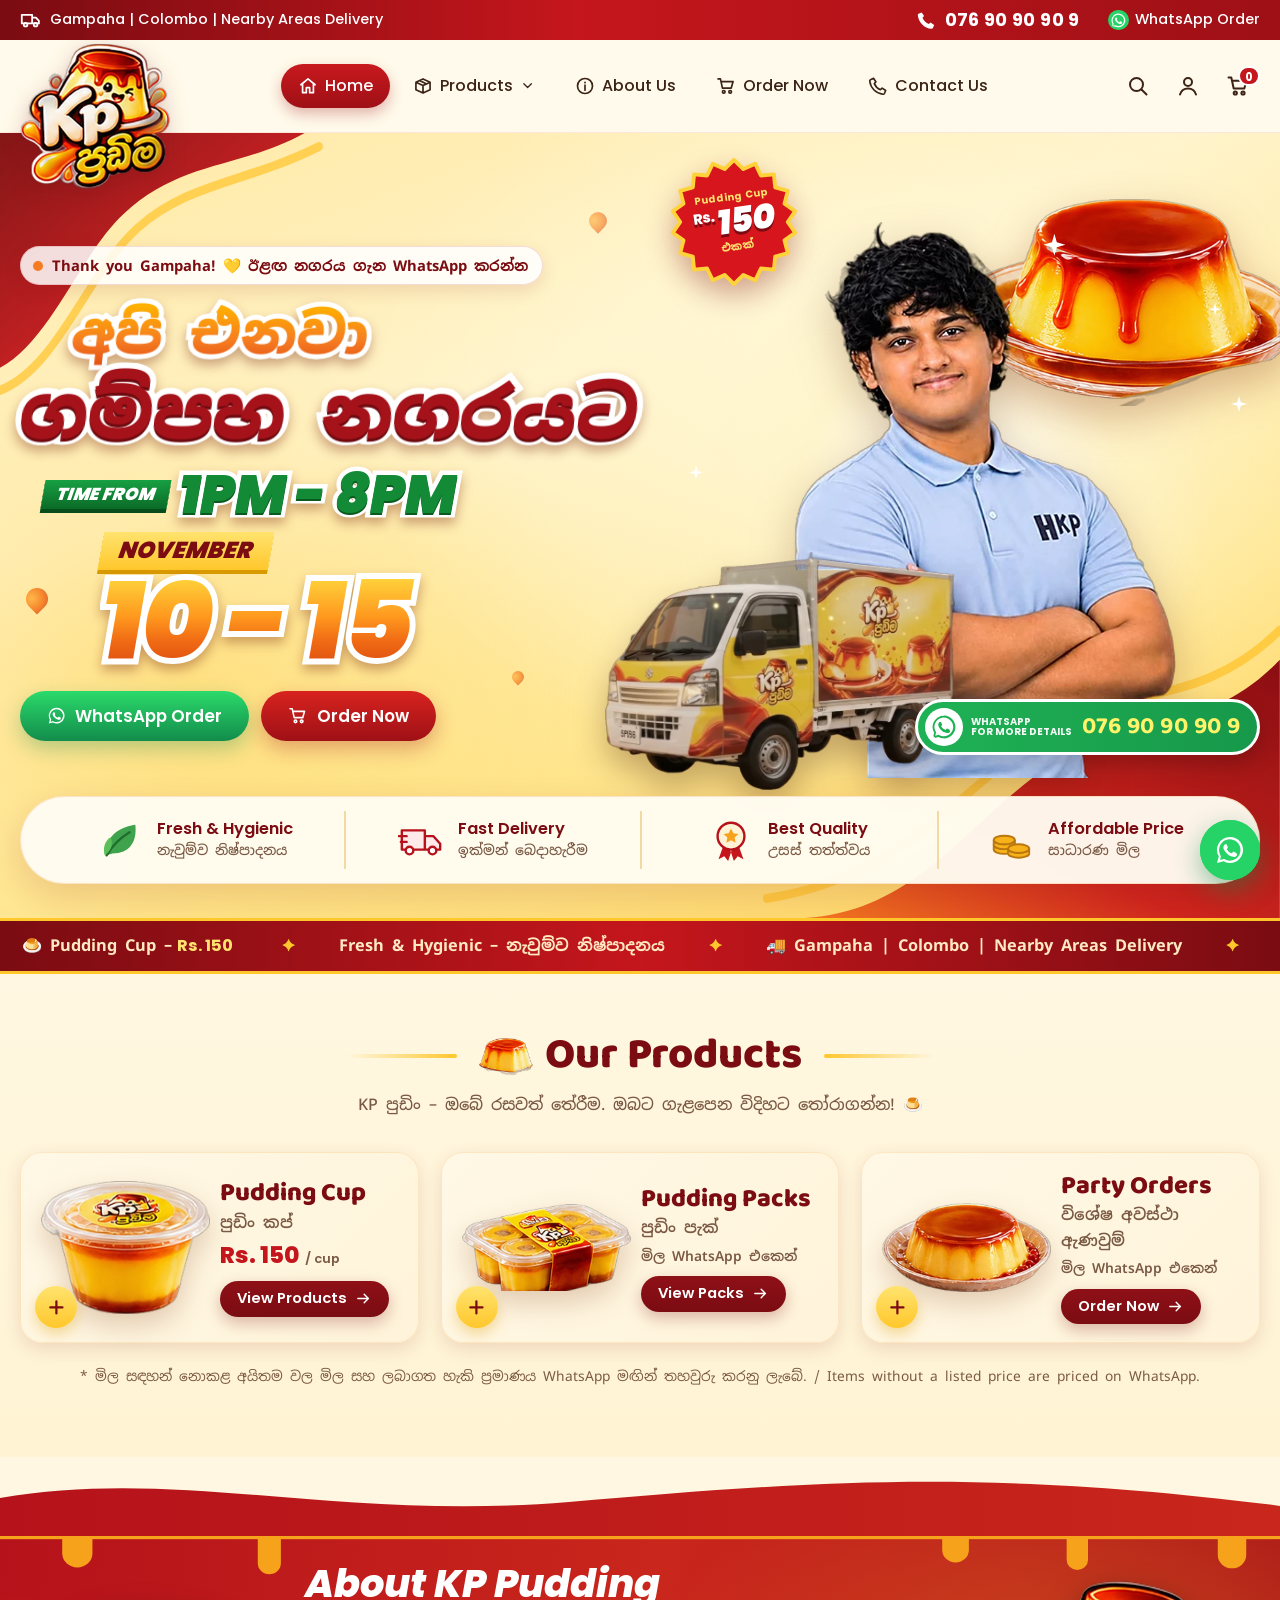
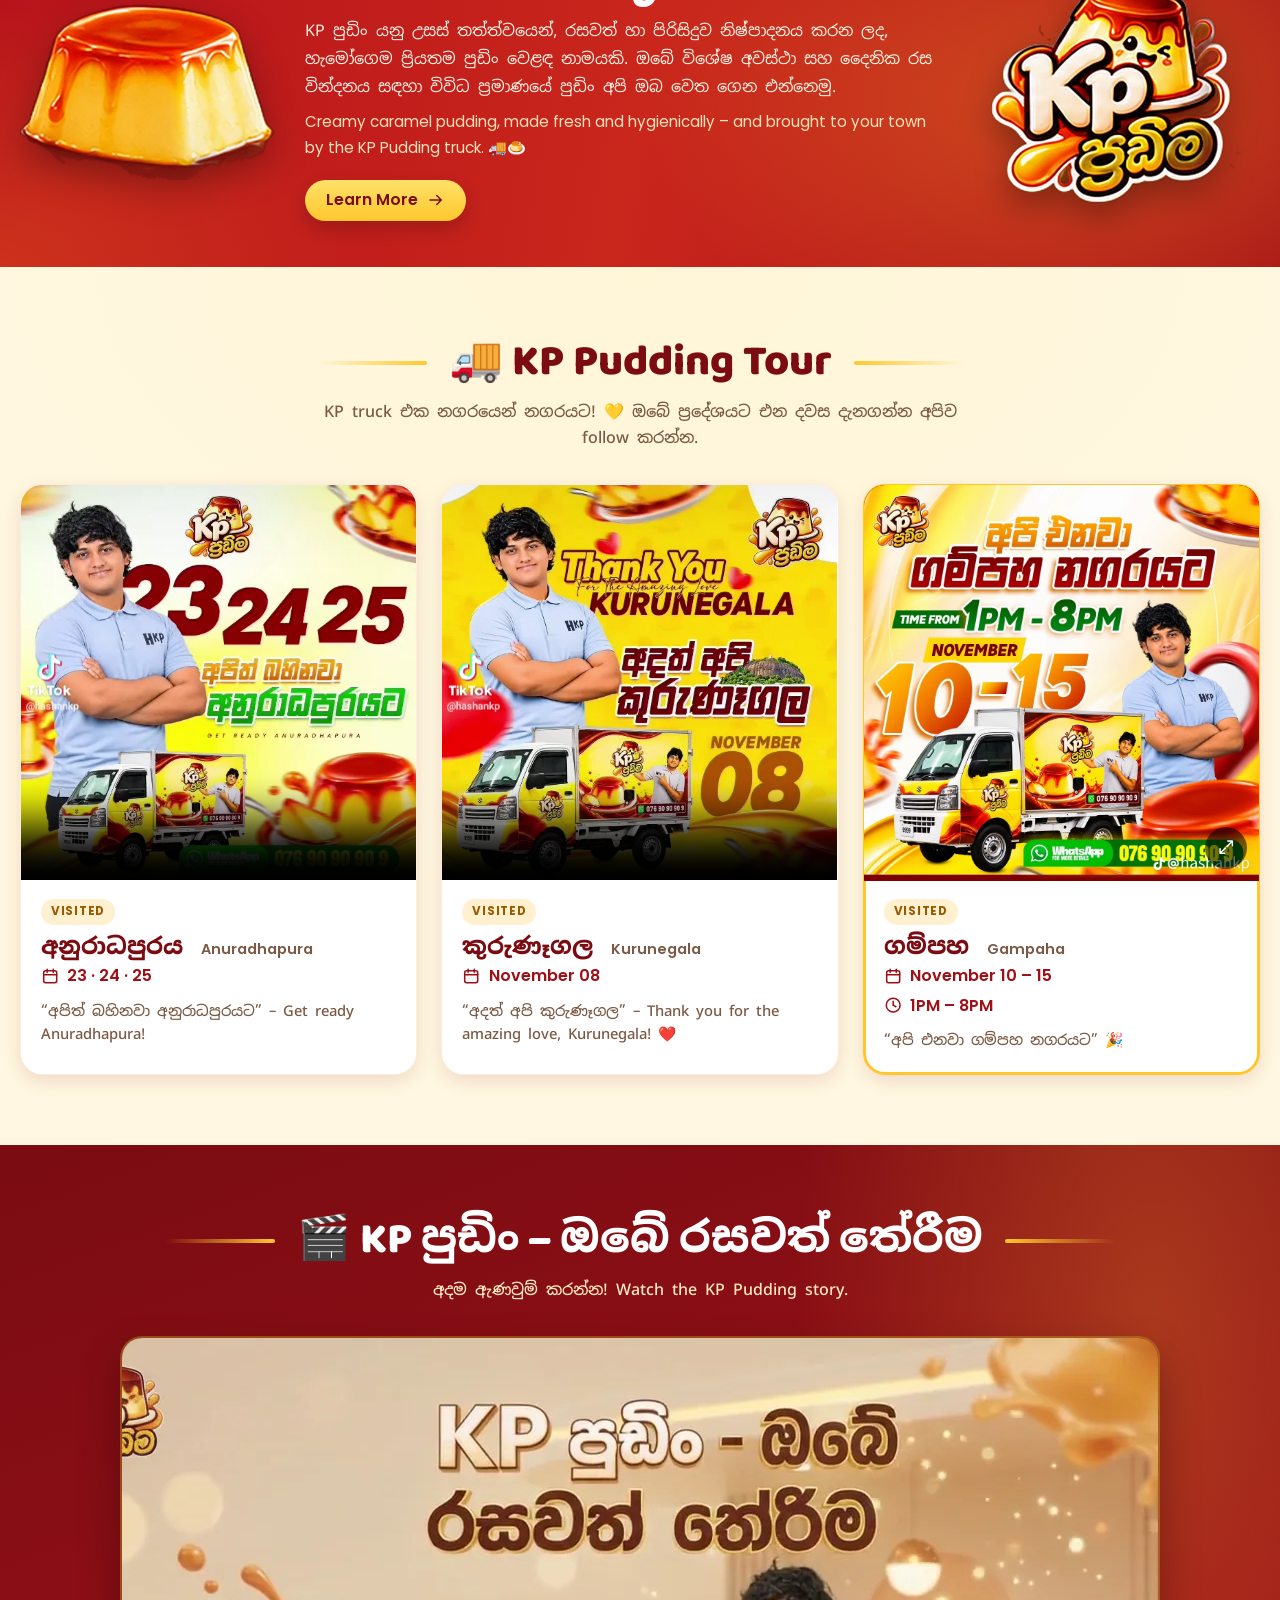
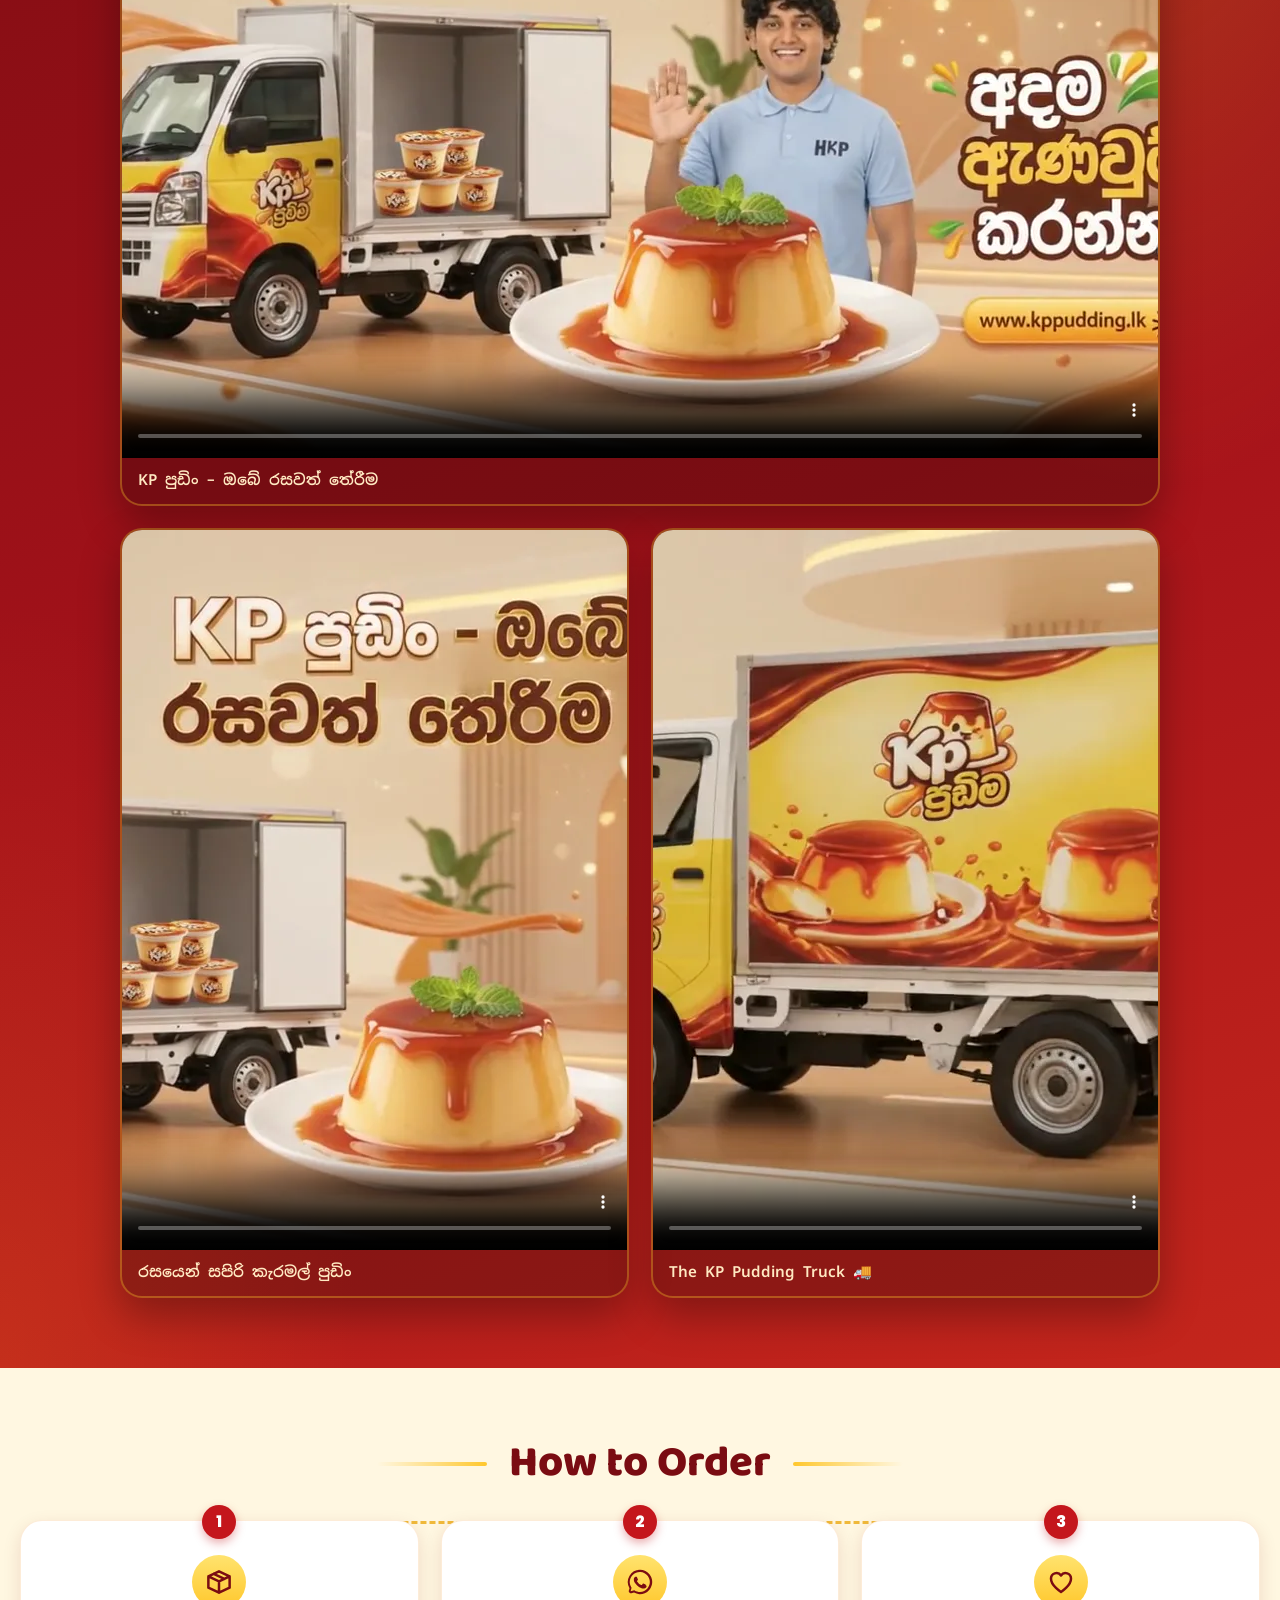
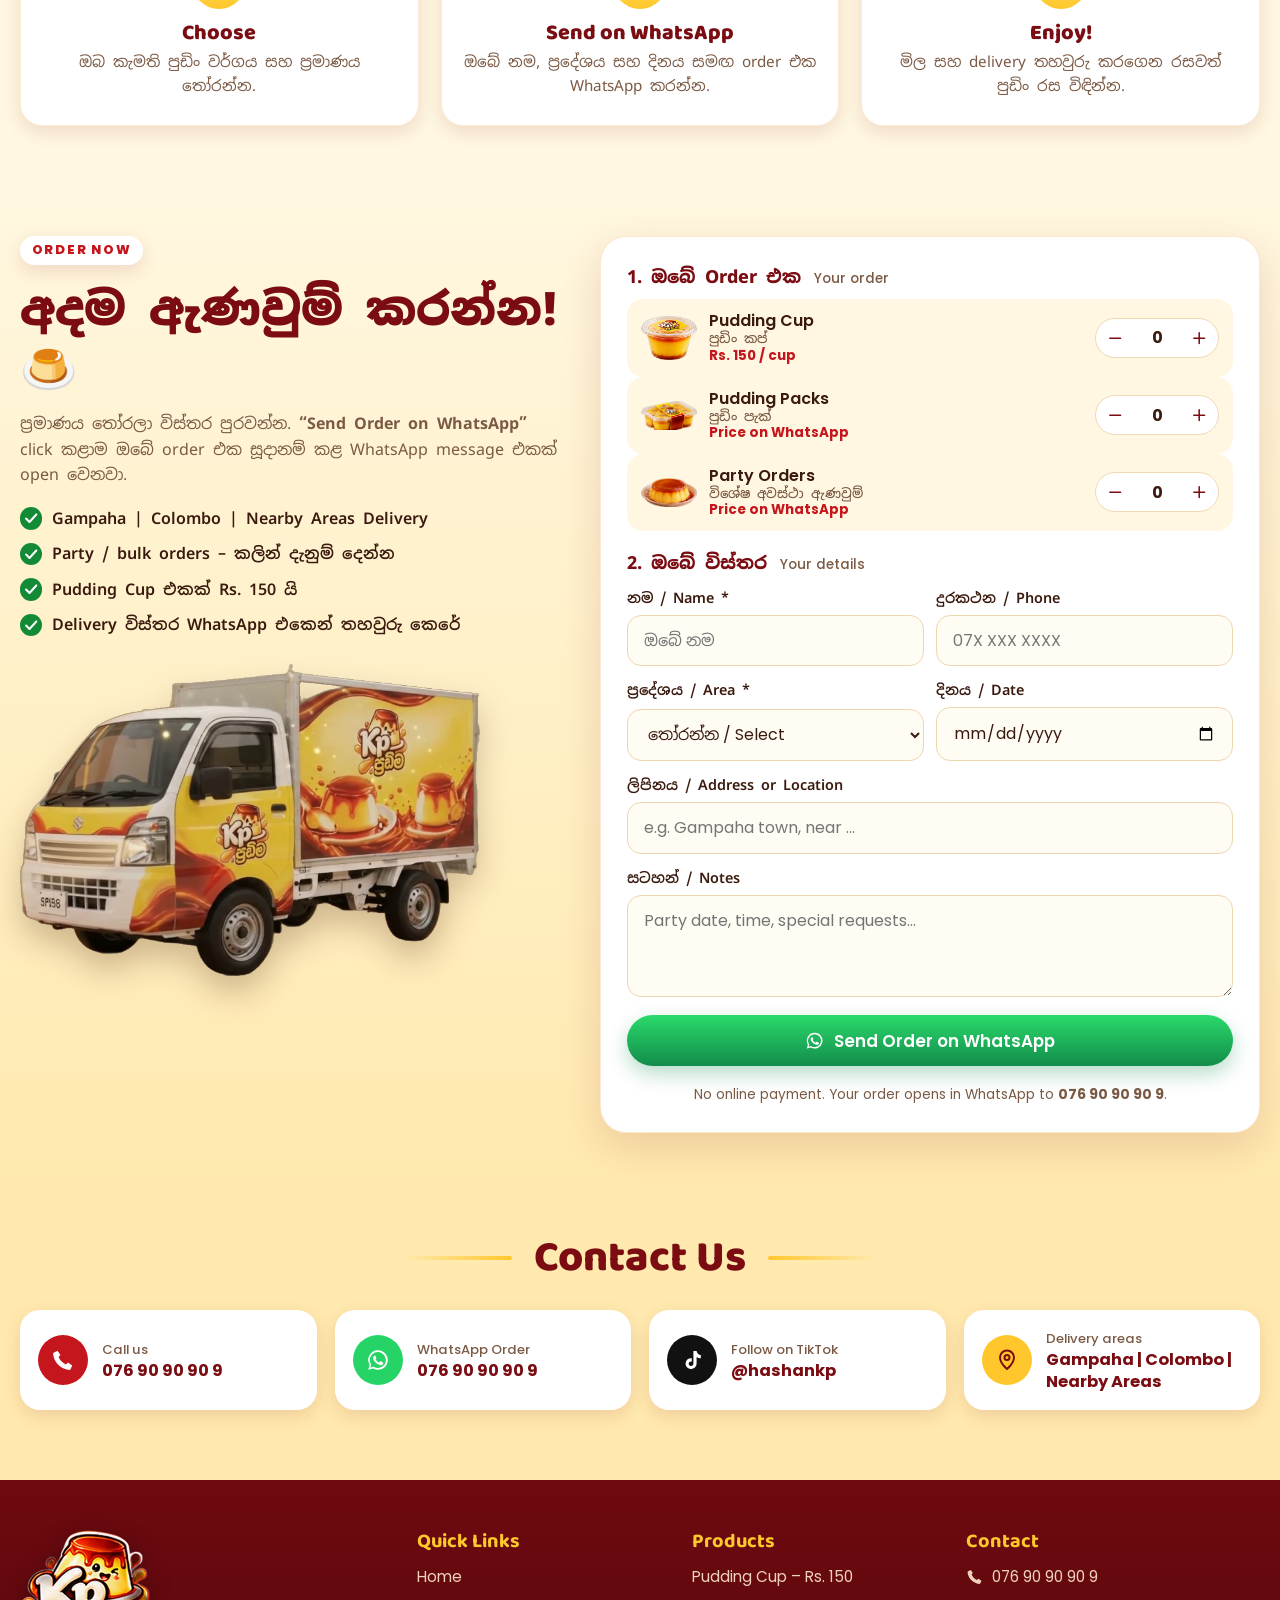
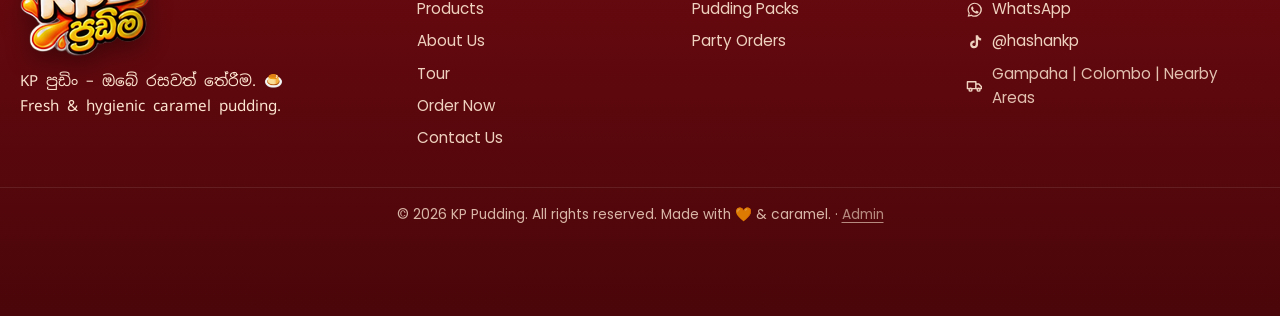
<file: index.html>
<!doctype html>
<html lang="si">
<head>
  <meta charset="UTF-8" />
  <meta name="viewport" content="width=device-width, initial-scale=1" />
  <title>KP Pudding | KP පුඩිං – ඔබේ රසවත් තේරීම 🍮</title>
  <meta name="description" content="KP Pudding (KP පුඩිං) – නැවුම්ව, පිරිසිදුව සකස් කළ caramel pudding. Pudding Cup එකක් Rs. 150 යි! Pudding Packs සහ Party Orders. ගම්පහ නගරයට නොවැම්බර් 10–15, 1PM–8PM. WhatsApp 076 90 90 90 9." />
  <meta name="theme-color" content="#9E1016" />
  <meta property="og:type" content="website" />
  <meta property="og:title" content="KP Pudding – අපි එනවා ගම්පහ නගරයට! (Nov 10–15, 1PM–8PM)" />
  <meta property="og:description" content="KP පුඩිං – ඔබේ රසවත් තේරීම. Pudding Cups, Packs & Party Orders. WhatsApp: 076 90 90 90 9" />
  <meta property="og:image" content="https://sourceconnect213-pixel.github.io/Kp-pudding-/assets/img/og-image.jpg" />
  <meta property="og:url" content="https://sourceconnect213-pixel.github.io/Kp-pudding-/" />
  <meta name="twitter:card" content="summary_large_image" />
  <link rel="icon" type="image/png" sizes="32x32" href="assets/img/favicon-32.png" />
  <link rel="apple-touch-icon" href="assets/img/apple-touch-icon.png" />
  <link rel="manifest" href="site.webmanifest" />
  <link rel="preconnect" href="https://fonts.googleapis.com" />
  <link rel="preconnect" href="https://fonts.gstatic.com" crossorigin />
  <link href="https://fonts.googleapis.com/css2?family=Baloo+2:wght@600;700;800&family=Noto+Sans+Sinhala:wght@400;500;600;700;800;900&family=Poppins:ital,wght@0,400;0,500;0,600;0,700;0,800;0,900;1,800;1,900&display=swap" rel="stylesheet" />
  <link rel="preload" as="image" href="assets/img/ambassador.webp" />
  <link rel="stylesheet" href="css/style.css" />
  <script type="application/ld+json">
  {
    "@context": "https://schema.org",
    "@type": "FoodEstablishment",
    "name": "KP Pudding",
    "alternateName": "KP පුඩිං",
    "servesCuisine": "Desserts",
    "telephone": "+94769090909",
    "image": "https://sourceconnect213-pixel.github.io/Kp-pudding-/assets/img/og-image.jpg",
    "url": "https://sourceconnect213-pixel.github.io/Kp-pudding-/",
    "areaServed": ["Gampaha", "Colombo"],
    "sameAs": ["https://www.tiktok.com/@hashankp"]
  }
  </script>
  <script>
    document.documentElement.classList.add('js');
    /* Safety net: never leave the page hidden behind the loader */
    setTimeout(function () { document.documentElement.classList.add('is-loaded'); }, 3500);
  </script>
</head>
<body>
  <!-- Icon sprite -->
  <svg xmlns="http://www.w3.org/2000/svg" class="sprite" aria-hidden="true" focusable="false">
    <symbol id="i-truck" viewBox="0 0 24 24"><path d="M2 6.5h11.5v9.5H2zM13.5 9.5h4.2l3.3 3.6v2.9h-7.5z"/><circle cx="6.2" cy="17.4" r="2"/><circle cx="17.3" cy="17.4" r="2"/></symbol>
    <symbol id="i-phone" viewBox="0 0 24 24"><path d="M6.6 2.8 9.4 7 7.6 9.1a13 13 0 0 0 7.3 7.3l2.1-1.8 4.2 2.8-1.5 3.6c-.3.6-.9 1-1.6.9C9.6 21 3 14.4 2.1 6c-.1-.7.3-1.3.9-1.6z"/></symbol>
    <symbol id="i-wa" viewBox="0 0 32 32"><path d="M16 3a13 13 0 0 0-11.2 19.6L3 29l6.6-1.7A13 13 0 1 0 16 3zm0 23.7c-2 0-4-.6-5.7-1.6l-.4-.2-3.9 1 1-3.8-.3-.4A10.7 10.7 0 1 1 16 26.7zm5.9-8c-.3-.2-1.9-.9-2.2-1-.3-.1-.5-.2-.7.2l-1 1.2c-.2.2-.4.2-.7.1a8.8 8.8 0 0 1-4.4-3.8c-.3-.6.3-.5.9-1.7.1-.2 0-.4 0-.5l-1-2.4c-.3-.6-.5-.5-.7-.5h-.6c-.2 0-.6.1-.9.4-.3.3-1.2 1.1-1.2 2.8s1.2 3.3 1.4 3.5c.2.2 2.4 3.6 5.8 5.1 2.1.9 3 1 4 .8.7-.1 1.9-.8 2.2-1.5.3-.7.3-1.4.2-1.5-.1-.1-.3-.2-.6-.3z"/></symbol>
    <symbol id="i-home" viewBox="0 0 24 24"><path d="M3.5 10.5 12 3.5l8.5 7M5.5 9v11h4.5v-6h4v6h4.5V9"/></symbol>
    <symbol id="i-box" viewBox="0 0 24 24"><path d="M3.5 7.5 12 3.5l8.5 4v9L12 20.5l-8.5-4zM3.5 7.5 12 11.5l8.5-4M12 11.5v9M7.8 5.5l8.5 4"/></symbol>
    <symbol id="i-info" viewBox="0 0 24 24"><circle cx="12" cy="12" r="9"/><path d="M12 11v6M12 7.5v.5"/></symbol>
    <symbol id="i-cart" viewBox="0 0 24 24"><path d="M2.5 3.5h2.8l2.4 11h10.6l2.2-7.8H6.3"/><circle cx="9.3" cy="19" r="1.6"/><circle cx="17" cy="19" r="1.6"/></symbol>
    <symbol id="i-search" viewBox="0 0 24 24"><circle cx="10.5" cy="10.5" r="6.5"/><path d="m15.5 15.5 5 5"/></symbol>
    <symbol id="i-user" viewBox="0 0 24 24"><circle cx="12" cy="8" r="4"/><path d="M4 20.5c1.2-4 4.3-6 8-6s6.8 2 8 6"/></symbol>
    <symbol id="i-chev" viewBox="0 0 24 24"><path d="m6 9 6 6 6-6"/></symbol>
    <symbol id="i-arrow" viewBox="0 0 24 24"><path d="M4 12h15m-6-6 6 6-6 6"/></symbol>
    <symbol id="i-menu" viewBox="0 0 24 24"><path d="M4 6.5h16M4 12h16M4 17.5h16"/></symbol>
    <symbol id="i-x" viewBox="0 0 24 24"><path d="M6 6l12 12M18 6 6 18"/></symbol>
    <symbol id="i-plus" viewBox="0 0 24 24"><path d="M12 5v14M5 12h14"/></symbol>
    <symbol id="i-minus" viewBox="0 0 24 24"><path d="M5 12h14"/></symbol>
    <symbol id="i-trash" viewBox="0 0 24 24"><path d="M4 7h16M9.5 7V4.5h5V7M6.5 7l1 13h9l1-13"/></symbol>
    <symbol id="i-clock" viewBox="0 0 24 24"><circle cx="12" cy="12" r="9"/><path d="M12 7v5l3.5 2"/></symbol>
    <symbol id="i-pin" viewBox="0 0 24 24"><path d="M12 21s-7-6.2-7-11.5a7 7 0 0 1 14 0C19 14.8 12 21 12 21z"/><circle cx="12" cy="9.5" r="2.5"/></symbol>
    <symbol id="i-tiktok" viewBox="0 0 24 24"><path d="M16.6 3c.4 2.4 1.9 3.9 4.2 4.1v3.1c-1.6.1-3-.4-4.2-1.2v6.3c0 3.7-2.8 5.9-6 5.7-3.1-.2-5.3-2.8-5-5.9.3-3.1 3-5.2 6.2-4.8v3.2c-1.5-.4-3 .5-3.1 2.1-.1 1.4 1 2.5 2.4 2.4 1.4 0 2.3-1 2.3-2.5V3z"/></symbol>
    <symbol id="i-play" viewBox="0 0 24 24"><path d="M8 5.5v13l10.5-6.5z"/></symbol>
    <symbol id="i-check" viewBox="0 0 24 24"><path d="m4.5 12.5 5 5 10-11"/></symbol>
    <symbol id="i-heart" viewBox="0 0 24 24"><path d="M12 20s-8-5.1-8-10.6A4.4 4.4 0 0 1 12 6.8a4.4 4.4 0 0 1 8 2.6C20 14.9 12 20 12 20z"/></symbol>
    <symbol id="i-calendar" viewBox="0 0 24 24"><rect x="3.5" y="5" width="17" height="15.5" rx="2.5"/><path d="M8 3v4M16 3v4M3.5 10h17"/></symbol>
    <symbol id="i-expand" viewBox="0 0 24 24"><path d="M14 4h6v6M10 20H4v-6M20 4l-7 7M4 20l7-7"/></symbol>
  </svg>

  <!-- Preloader -->
  <div class="preloader" aria-hidden="true">
    <div class="preloader__inner">
      <img src="assets/img/kp-logo.webp" alt="" width="160" height="155" />
      <span class="preloader__bar"><i></i></span>
    </div>
  </div>
  <div class="scrollbar" id="scrollbar" aria-hidden="true"></div>

  <a class="skip-link" href="#main">Skip to content</a>

  <!-- ================= TOP BAR ================= -->
  <div class="topbar">
    <div class="container topbar__inner">
      <p class="topbar__areas"><svg class="ic"><use href="#i-truck"/></svg> <span data-bind="areas-delivery">Gampaha | Colombo | Nearby Areas Delivery</span></p>
      <div class="topbar__links">
        <a class="topbar__phone" href="tel:+94769090909" aria-label="Call KP Pudding 076 90 90 90 9"><svg class="ic"><use href="#i-phone"/></svg> 076 90 90 90 9</a>
        <a class="topbar__wa" href="https://wa.me/94769090909?text=Hi%20KP%20Pudding!%20%F0%9F%8D%AE" target="_blank" rel="noopener"><svg class="ic ic--wa"><use href="#i-wa"/></svg> WhatsApp Order</a>
      </div>
    </div>
  </div>

  <!-- ================= HEADER ================= -->
  <header class="header" id="header">
    <div class="container header__inner">
      <a href="#home" class="brand" aria-label="KP Pudding – Home">
        <img src="assets/img/kp-logo.webp" width="465" height="450" alt="KP පුඩිං logo" />
      </a>

      <nav class="nav" id="nav" aria-label="Main navigation">
        <ul class="nav__list">
          <li><a href="#home" class="nav__link is-active" data-nav="home"><svg class="ic"><use href="#i-home"/></svg> Home</a></li>
          <li class="nav__drop">
            <button class="nav__link nav__droptoggle" type="button" aria-expanded="false" aria-controls="products-menu" data-nav="products"><svg class="ic"><use href="#i-box"/></svg> Products <svg class="ic ic--chev"><use href="#i-chev"/></svg></button>
            <ul class="nav__menu" id="products-menu"></ul>
          </li>
          <li><a href="#about" class="nav__link" data-nav="about"><svg class="ic"><use href="#i-info"/></svg> About Us</a></li>
          <li><a href="#order" class="nav__link" data-nav="order"><svg class="ic"><use href="#i-cart"/></svg> Order Now</a></li>
          <li><a href="#contact" class="nav__link" data-nav="contact"><svg class="ic"><use href="#i-phone"/></svg> Contact Us</a></li>
        </ul>
        <a class="nav__mobilecta btn btn--wa" href="https://wa.me/94769090909?text=Hi%20KP%20Pudding!%20%F0%9F%8D%AE" target="_blank" rel="noopener"><svg class="ic"><use href="#i-wa"/></svg> WhatsApp Order</a>
      </nav>

      <div class="header__actions">
        <button class="iconbtn" type="button" id="search-open" aria-label="Search"><svg class="ic"><use href="#i-search"/></svg></button>
        <div class="account">
          <button class="iconbtn" type="button" id="account-toggle" aria-label="Customer help" aria-expanded="false" aria-controls="account-pop"><svg class="ic"><use href="#i-user"/></svg></button>
          <div class="account__pop" id="account-pop" hidden>
            <p class="account__title">ආයුබෝවන්! 👋<small>How can we help you?</small></p>
            <a href="https://wa.me/94769090909?text=Hi%20KP%20Pudding!%20I%20need%20help%20with%20my%20order." target="_blank" rel="noopener"><svg class="ic ic--wa"><use href="#i-wa"/></svg> My order / help</a>
            <a href="tel:+94769090909"><svg class="ic"><use href="#i-phone"/></svg> Call 076 90 90 90 9</a>
            <a href="https://www.tiktok.com/@hashankp" target="_blank" rel="noopener"><svg class="ic"><use href="#i-tiktok"/></svg> TikTok @hashankp</a>
          </div>
        </div>
        <button class="iconbtn cartbtn" type="button" id="cart-open" aria-label="Open order cart"><svg class="ic"><use href="#i-cart"/></svg><span class="cartbtn__badge" id="cart-count" aria-live="polite">0</span></button>
        <button class="iconbtn menubtn" type="button" id="menu-toggle" aria-label="Open menu" aria-expanded="false" aria-controls="nav"><svg class="ic"><use href="#i-menu"/></svg></button>
      </div>
    </div>
  </header>

  <main id="main">
    <!-- ================= HERO ================= -->
    <section class="hero" id="home" aria-labelledby="hero-title">
      <div class="hero__bg" aria-hidden="true">
        <svg class="hero__swirl hero__swirl--tl" viewBox="0 0 600 400" preserveAspectRatio="none"><path d="M0 0h420C330 40 250 30 170 90 110 135 70 230 0 260z" fill="url(#gRed)"/><path d="M0 285c80-25 120-130 190-180 70-50 150-50 250-90" stroke="#FFC93C" stroke-width="10" fill="none" stroke-linecap="round" opacity=".85"/><defs><linearGradient id="gRed" x1="0" y1="0" x2="1" y2="1"><stop offset="0" stop-color="#7E0B10"/><stop offset=".55" stop-color="#C4161C"/><stop offset="1" stop-color="#F0582A"/></linearGradient></defs></svg>
        <svg class="hero__swirl hero__swirl--br" viewBox="0 0 700 300" preserveAspectRatio="none"><path d="M700 40C610 120 520 90 420 150 320 210 260 300 120 300h580z" fill="url(#gRed2)"/><path d="M700 10C600 95 500 60 400 125 300 190 240 260 90 280" stroke="#FFC93C" stroke-width="9" fill="none" stroke-linecap="round" opacity=".9"/><defs><linearGradient id="gRed2" x1="1" y1="0" x2="0" y2="1"><stop offset="0" stop-color="#8A0D12"/><stop offset=".6" stop-color="#D0261E"/><stop offset="1" stop-color="#F57C21"/></linearGradient></defs></svg>
        <span class="drop drop--1"></span><span class="drop drop--2"></span><span class="drop drop--3"></span><span class="drop drop--4"></span>
        <span class="bubble" style="--x:6%;--s:14px;--t:9s;--d:0s"></span><span class="bubble" style="--x:18%;--s:9px;--t:11s;--d:2s"></span><span class="bubble" style="--x:31%;--s:18px;--t:13s;--d:4s"></span><span class="bubble" style="--x:44%;--s:10px;--t:10s;--d:1s"></span><span class="bubble" style="--x:57%;--s:16px;--t:12s;--d:5s"></span><span class="bubble" style="--x:69%;--s:8px;--t:9s;--d:3s"></span><span class="bubble" style="--x:81%;--s:13px;--t:14s;--d:6s"></span><span class="bubble" style="--x:93%;--s:11px;--t:10s;--d:2.5s"></span>
      </div>

      <div class="container hero__grid">
        <div class="hero__copy">
          <p class="live-pill in in--drop" style="--i:1" id="event-status" role="status"><span class="live-pill__dot"></span><span class="live-pill__text">ගම්පහ නගරයට – නොවැම්බර් 10 – 15</span></p>
          <h1 class="hero__title" id="hero-title">
            <span class="hero__t1 fx in in--pop" style="--i:2" data-text="අපි එනවා"><span class="fx__g">අපි එනවා</span></span>
            <span class="hero__t2 fx in in--slam" style="--i:3" data-text="ගම්පහ නගරයට">ගම්පහ නගරයට</span>
          </h1>
          <div class="hero__time in in--left" style="--i:4">
            <span class="tag tag--green">TIME FROM</span>
            <span class="hero__hours fx" data-text="1PM - 8PM">1PM - 8PM</span>
          </div>
          <div class="hero__date in in--slam" style="--i:5">
            <span class="tag tag--yellow" id="hero-month">NOVEMBER</span>
            <span class="hero__days fx" data-text="10 - 15"><span class="fx__g">10 - 15</span></span>
          </div>
          <p class="countdown in in--up" style="--i:6" id="countdown" hidden></p>
          <div class="hero__cta in in--up" style="--i:7">
            <a class="btn btn--wa btn--lg" href="https://wa.me/94769090909?text=Hi%20KP%20Pudding!%20%F0%9F%8D%AE%20I%20would%20like%20to%20order." target="_blank" rel="noopener"><svg class="ic"><use href="#i-wa"/></svg> WhatsApp Order</a>
            <a class="btn btn--red btn--lg" href="#order"><svg class="ic"><use href="#i-cart"/></svg> Order Now</a>
          </div>
        </div>

        <div class="hero__art">
          <div class="hero__glow" aria-hidden="true"></div>
          <span class="sparkle sparkle--1" aria-hidden="true"></span><span class="sparkle sparkle--2" aria-hidden="true"></span><span class="sparkle sparkle--3" aria-hidden="true"></span><span class="sparkle sparkle--4" aria-hidden="true"></span>
          <button class="burst in" type="button" id="hero-burst" data-product="cups" aria-label="Pudding Cup – Rs. 150">
            <svg class="burst__star" viewBox="0 0 200 200" aria-hidden="true"><path d="M100.0 3.0L114.6 17.3L133.2 8.8L142.0 27.3L162.4 25.7L164.3 46.0L184.0 51.5L178.9 71.3L195.5 83.2L184.0 100.0L195.5 116.8L178.9 128.7L184.0 148.5L164.3 154.0L162.4 174.3L142.0 172.7L133.2 191.2L114.6 182.7L100.0 197.0L85.4 182.7L66.8 191.2L58.0 172.7L37.6 174.3L35.7 154.0L16.0 148.5L21.1 128.7L4.5 116.8L16.0 100.0L4.5 83.2L21.1 71.3L16.0 51.5L35.7 46.0L37.6 25.7L58.0 27.3L66.8 8.8L85.4 17.3Z"/></svg>
            <span class="burst__txt"><small id="burst-name">Pudding Cup</small><b id="burst-price"><i>Rs.</i>150</b><em>එකක්</em></span>
          </button>
          <img class="hero__pudding in" src="assets/img/pudding-hero.webp" width="908" height="556" alt="KP caramel pudding" />
          <img class="hero__person in" src="assets/img/ambassador.webp" width="668" height="974" alt="KP Pudding brand ambassador" />
          <img class="hero__truck in" src="assets/img/kp-truck-3q.webp" width="762" height="517" alt="KP පුඩිං delivery truck" />
          <a class="hero__phone in in--pop" style="--i:9" href="https://wa.me/94769090909" target="_blank" rel="noopener" aria-label="WhatsApp 076 90 90 90 9"><svg class="ic"><use href="#i-wa"/></svg><span><small>WhatsApp<br />for more details</small><b>076 90 90 90 9</b></span></a>
        </div>
      </div>

      <!-- Features strip -->
      <div class="container">
        <ul class="features in in--up" style="--i:8" aria-label="Why KP Pudding">
          <li class="feature in in--up" style="--i:10">
            <svg class="feature__ic" viewBox="0 0 48 48" aria-hidden="true"><path d="M10 40C8 26 16 12 40 8c2 18-6 30-24 30" fill="#3FA34D"/><path d="M10 40c6-10 14-18 24-24" stroke="#1F6E2C" stroke-width="2.5" fill="none" stroke-linecap="round"/><path d="M8 40c-2-8 0-15 6-19 3 6 2 13-6 19z" fill="#5CBF5A"/></svg>
            <span><b>Fresh &amp; Hygienic</b><small>නැවුම්ව නිෂ්පාදනය</small></span>
          </li>
          <li class="feature in in--up" style="--i:11">
            <svg class="feature__ic" viewBox="0 0 48 48" aria-hidden="true"><path d="M4 14h24v20H4zM28 20h9l7 8v6H28z" fill="#FFE9E9" stroke="#B5121B" stroke-width="2.5" stroke-linejoin="round"/><circle cx="12" cy="35" r="4" fill="#fff" stroke="#B5121B" stroke-width="2.5"/><circle cx="36" cy="35" r="4" fill="#fff" stroke="#B5121B" stroke-width="2.5"/><path d="M1 20h8M3 26h6" stroke="#B5121B" stroke-width="2.5" stroke-linecap="round"/></svg>
            <span><b>Fast Delivery</b><small>ඉක්මන් බෙදාහැරීම</small></span>
          </li>
          <li class="feature in in--up" style="--i:12">
            <svg class="feature__ic" viewBox="0 0 48 48" aria-hidden="true"><path d="M16 30 11 44l6-3 4 5 4-12M32 30l5 14-6-3-4 5-4-12" fill="#C4161C"/><circle cx="24" cy="20" r="14" fill="#FFF3D6" stroke="#B5121B" stroke-width="2.5"/><path d="m24 12 2.4 5 5.4.7-4 3.7 1 5.4-4.8-2.6-4.8 2.6 1-5.4-4-3.7 5.4-.7z" fill="#F7A21B"/></svg>
            <span><b>Best Quality</b><small>උසස් තත්ත්වය</small></span>
          </li>
          <li class="feature in in--up" style="--i:13">
            <svg class="feature__ic" viewBox="0 0 48 48" aria-hidden="true"><g fill="#F7B21B" stroke="#B9770E" stroke-width="2"><ellipse cx="17" cy="34" rx="11" ry="4.5"/><path d="M6 34v-5c0 2.5 5 4.5 11 4.5s11-2 11-4.5v5"/><ellipse cx="17" cy="29" rx="11" ry="4.5"/><path d="M6 29v-5c0 2.5 5 4.5 11 4.5s11-2 11-4.5v5"/><ellipse cx="17" cy="24" rx="11" ry="4.5"/><ellipse cx="32" cy="38" rx="11" ry="4.5"/><path d="M21 38v-5c0 2.5 5 4.5 11 4.5s11-2 11-4.5v5"/><ellipse cx="32" cy="33" rx="11" ry="4.5"/></g></svg>
            <span><b>Affordable Price</b><small>සාධාරණ මිල</small></span>
          </li>
        </ul>
      </div>
    </section>

    <!-- Ticker -->
    <div class="ticker" aria-hidden="true"><div class="ticker__track" id="ticker-track"></div></div>

    <!-- ================= PRODUCTS ================= -->
    <section class="section products" id="products" aria-labelledby="products-title">
      <div class="container">
        <div class="heading reveal">
          <span class="heading__line" aria-hidden="true"></span>
          <h2 id="products-title"><img src="assets/img/pudding-about.webp" alt="" width="46" height="32" /> Our Products</h2>
          <span class="heading__line" aria-hidden="true"></span>
        </div>
        <p class="section__lead reveal">KP පුඩිං – ඔබේ රසවත් තේරීම. ඔබට ගැළපෙන විදිහට තෝරාගන්න! 🍮</p>

        <div class="pgrid" id="product-grid"></div>
        <noscript><p class="note">Please enable JavaScript to see our products, or WhatsApp 076 90 90 90 9.</p></noscript>
        <p class="note reveal">* මිල සඳහන් නොකළ අයිතම වල මිල සහ ලබාගත හැකි ප්‍රමාණය WhatsApp මඟින් තහවුරු කරනු ලැබේ. / Items without a listed price are priced on WhatsApp.</p>
      </div>
    </section>

    <!-- ================= ABOUT ================= -->
    <section class="about" id="about" aria-labelledby="about-title">
      <svg class="about__wave" viewBox="0 0 1440 90" preserveAspectRatio="none" aria-hidden="true"><path d="M0 90V40C200 0 380 70 640 45S1100 0 1440 50v40z" fill="url(#gAbout)"/><defs><linearGradient id="gAbout" x1="0" x2="1"><stop offset="0" stop-color="#B5121B"/><stop offset="1" stop-color="#C9261C"/></linearGradient></defs></svg>
      <div class="about__band">
        <svg class="drips" viewBox="0 0 1440 60" preserveAspectRatio="none" aria-hidden="true">
          <rect class="drip-bar" width="1440" height="5"/>
          <path class="drip" style="--d:0s" d="M70 0h34v22a17 17 0 0 1-34 0z"/>
          <path class="drip" style="--d:1.4s" d="M290 0h26v34a13 13 0 0 1-26 0z"/>
          <path class="drip" style="--d:.6s" d="M1060 0h30v18a15 15 0 0 1-30 0z"/>
          <path class="drip" style="--d:2s" d="M1200 0h24v30a12 12 0 0 1-24 0z"/>
          <path class="drip" style="--d:.9s" d="M1370 0h32v24a16 16 0 0 1-32 0z"/>
        </svg>
        <div class="container about__inner">
          <img class="about__pudding reveal" data-reveal="left" src="assets/img/pudding-about.webp" width="368" height="254" alt="Caramel pudding" loading="lazy" />
          <div class="about__copy reveal">
            <h2 id="about-title">About KP Pudding</h2>
            <p>KP පුඩිං යනු උසස් තත්ත්වයෙන්, රසවත් හා පිරිසිදුව නිෂ්පාදනය කරන ලද, හැමෝගෙම ප්‍රියතම පුඩිං වෙළඳ නාමයකි. ඔබේ විශේෂ අවස්ථා සහ දෛනික රස වින්දනය සඳහා විවිධ ප්‍රමාණයේ පුඩිං අපි ඔබ වෙත ගෙන එන්නෙමු.</p>
            <p class="about__en">Creamy caramel pudding, made fresh and hygienically – and brought to your town by the KP Pudding truck. 🚚🍮</p>
            <a class="btn btn--yellow" href="#tour">Learn More <svg class="ic"><use href="#i-arrow"/></svg></a>
          </div>
          <img class="about__logo reveal" data-reveal="zoom" src="assets/img/kp-logo-lg.webp" width="410" height="364" alt="KP පුඩිං" loading="lazy" />
        </div>
      </div>
    </section>

    <!-- ================= TOUR ================= -->
    <section class="section tour" id="tour" aria-labelledby="tour-title">
      <div class="container">
        <div class="heading reveal">
          <span class="heading__line" aria-hidden="true"></span>
          <h2 id="tour-title">🚚 KP Pudding Tour</h2>
          <span class="heading__line" aria-hidden="true"></span>
        </div>
        <p class="section__lead reveal">KP truck එක නගරයෙන් නගරයට! 💛 ඔබේ ප්‍රදේශයට එන දවස දැනගන්න අපිව follow කරන්න.</p>

        <ol class="tgrid">
          <li class="tcard reveal">
            <div class="tcard__media">
              <video controls playsinline preload="none" poster="assets/img/poster-tour-anuradhapura.webp" width="576" height="576" aria-label="KP Pudding – Anuradhapura announcement video">
                <source src="assets/video/tour-anuradhapura.mp4" type="video/mp4" />
              </video>
            </div>
            <div class="tcard__body">
              <span class="chip chip--done">Visited</span>
              <h3>අනුරාධපුරය <small>Anuradhapura</small></h3>
              <p><svg class="ic"><use href="#i-calendar"/></svg> 23 · 24 · 25</p>
              <p class="tcard__quote">“අපිත් බහිනවා අනුරාධපුරයට” – Get ready Anuradhapura!</p>
            </div>
          </li>
          <li class="tcard reveal">
            <div class="tcard__media">
              <video controls playsinline preload="none" poster="assets/img/poster-tour-kurunegala.webp" width="576" height="576" aria-label="KP Pudding – Thank you Kurunegala video">
                <source src="assets/video/tour-kurunegala.mp4" type="video/mp4" />
              </video>
            </div>
            <div class="tcard__body">
              <span class="chip chip--done">Visited</span>
              <h3>කුරුණෑගල <small>Kurunegala</small></h3>
              <p><svg class="ic"><use href="#i-calendar"/></svg> November 08</p>
              <p class="tcard__quote">“අදත් අපි කුරුණෑගල” – Thank you for the amazing love, Kurunegala! ❤️</p>
            </div>
          </li>
          <li class="tcard tcard--now reveal" id="tour-now">
            <div class="tcard__media">
              <button class="tcard__zoom" type="button" id="poster-open" aria-label="View Gampaha poster full size">
                <img id="tour-poster" src="assets/img/gampaha-poster.webp" width="1080" height="1080" alt="KP Pudding Gampaha poster – November 10 to 15, 1PM to 8PM" loading="lazy" />
                <span class="tcard__zoomic"><svg class="ic"><use href="#i-expand"/></svg></span>
              </button>
            </div>
            <div class="tcard__body">
              <span class="chip chip--now" id="tour-chip">Now</span>
              <h3 id="tour-city">ගම්පහ <small>Gampaha</small></h3>
              <p><svg class="ic"><use href="#i-calendar"/></svg> <span id="tour-dates">November 10 – 15</span></p>
              <p><svg class="ic"><use href="#i-clock"/></svg> <span id="tour-hours">1PM – 8PM</span></p>
              <p class="tcard__quote" id="tour-quote">“අපි එනවා ගම්පහ නගරයට” 🎉</p>
            </div>
          </li>
        </ol>
      </div>
    </section>

    <!-- ================= VIDEOS ================= -->
    <section class="section videos" id="videos" aria-labelledby="videos-title">
      <div class="container">
        <div class="heading heading--light reveal">
          <span class="heading__line" aria-hidden="true"></span>
          <h2 id="videos-title">🎬 KP පුඩිං – ඔබේ රසවත් තේරීම</h2>
          <span class="heading__line" aria-hidden="true"></span>
        </div>
        <p class="section__lead section__lead--light reveal">අදම ඇණවුම් කරන්න! Watch the KP Pudding story.</p>
        <div class="vgrid">
          <figure class="vcard vcard--main reveal">
            <video controls playsinline preload="none" poster="assets/img/poster-kp-ad-1.webp" width="1280" height="720" aria-label="KP Pudding advertisement">
              <source src="assets/video/kp-ad-1.mp4" type="video/mp4" />
            </video>
            <figcaption>KP පුඩිං – ඔබේ රසවත් තේරීම</figcaption>
          </figure>
          <figure class="vcard reveal">
            <video controls playsinline preload="none" poster="assets/img/poster-kp-ad-2.webp" width="1280" height="720" aria-label="KP Pudding truck advertisement">
              <source src="assets/video/kp-ad-2.mp4" type="video/mp4" />
            </video>
            <figcaption>රසයෙන් සපිරි කැරමල් පුඩිං</figcaption>
          </figure>
          <figure class="vcard reveal">
            <video controls playsinline preload="none" poster="assets/img/poster-kp-truck-reel.webp" width="1280" height="720" aria-label="KP Pudding truck reel">
              <source src="assets/video/kp-truck-reel.mp4" type="video/mp4" />
            </video>
            <figcaption>The KP Pudding Truck 🚚</figcaption>
          </figure>
        </div>
      </div>
    </section>

    <!-- ================= HOW TO ORDER ================= -->
    <section class="section how" aria-labelledby="how-title">
      <div class="container">
        <div class="heading reveal">
          <span class="heading__line" aria-hidden="true"></span>
          <h2 id="how-title">How to Order</h2>
          <span class="heading__line" aria-hidden="true"></span>
        </div>
        <ol class="steps" data-observe>
          <li class="step reveal"><span class="step__no">1</span><svg class="ic"><use href="#i-box"/></svg><h3>Choose</h3><p>ඔබ කැමති පුඩිං වර්ගය සහ ප්‍රමාණය තෝරන්න.</p></li>
          <li class="step reveal"><span class="step__no">2</span><svg class="ic"><use href="#i-wa"/></svg><h3>Send on WhatsApp</h3><p>ඔබේ නම, ප්‍රදේශය සහ දිනය සමඟ order එක WhatsApp කරන්න.</p></li>
          <li class="step reveal"><span class="step__no">3</span><svg class="ic"><use href="#i-heart"/></svg><h3>Enjoy!</h3><p>මිල සහ delivery තහවුරු කරගෙන රසවත් පුඩිං රස විඳින්න.</p></li>
        </ol>
      </div>
    </section>

    <!-- ================= ORDER ================= -->
    <section class="section order" id="order" aria-labelledby="order-title">
      <div class="container order__grid">
        <div class="order__intro reveal" data-reveal="left">
          <span class="kicker">ORDER NOW</span>
          <h2 id="order-title">අදම ඇණවුම් කරන්න! 🍮</h2>
          <p>ප්‍රමාණය තෝරලා විස්තර පුරවන්න. <b>“Send Order on WhatsApp”</b> click කළාම ඔබේ order එක සූදානම් කළ WhatsApp message එකක් open වෙනවා.</p>
          <ul class="order__ticks">
            <li><svg class="ic"><use href="#i-check"/></svg> <span data-bind="areas-delivery">Gampaha | Colombo | Nearby Areas Delivery</span></li>
            <li><svg class="ic"><use href="#i-check"/></svg> Party / bulk orders – කලින් දැනුම් දෙන්න</li>
            <li><svg class="ic"><use href="#i-check"/></svg> <span id="tick-price">Pudding Cup එකක් Rs. 150 යි</span></li>
            <li><svg class="ic"><use href="#i-check"/></svg> Delivery විස්තර WhatsApp එකෙන් තහවුරු කෙරේ</li>
          </ul>
          <img class="order__truck reveal" data-reveal="left" src="assets/img/kp-truck-3q.webp" width="762" height="517" alt="" loading="lazy" />
        </div>

        <form class="oform reveal" data-reveal="right" id="order-form" novalidate>
          <fieldset class="oform__items">
            <legend>1. ඔබේ Order එක <small>Your order</small></legend>
            <div id="order-rows" class="order-rows"></div>
            <p class="oform__total" id="order-total" hidden></p>
            <p class="oform__err" id="items-err" hidden>කරුණාකර අවම වශයෙන් එක් අයිතමයක් තෝරන්න. / Please choose at least one item.</p>
          </fieldset>

          <fieldset class="oform__details">
            <legend>2. ඔබේ විස්තර <small>Your details</small></legend>
            <div class="frow">
              <label>නම / Name *<input name="name" type="text" required maxlength="60" autocomplete="name" placeholder="ඔබේ නම" /></label>
              <label>දුරකථන / Phone<input name="phone" type="tel" maxlength="15" autocomplete="tel" placeholder="07X XXX XXXX" pattern="[0-9+ ]{9,15}" /></label>
            </div>
            <div class="frow">
              <label>ප්‍රදේශය / Area *
                <select name="area" id="area-select" required>
                  <option value="">තෝරන්න / Select</option>
                  <option>Gampaha</option>
                  <option>Colombo</option>
                  <option>Nearby Areas</option>
                </select>
              </label>
              <label>දිනය / Date<input name="date" type="date" id="order-date" /></label>
            </div>
            <label>ලිපිනය / Address or Location<input name="address" type="text" maxlength="140" autocomplete="street-address" placeholder="e.g. Gampaha town, near ..." /></label>
            <label>සටහන් / Notes<textarea name="notes" rows="3" maxlength="400" placeholder="Party date, time, special requests..."></textarea></label>
          </fieldset>

          <button class="btn btn--wa btn--lg btn--block" type="submit"><svg class="ic"><use href="#i-wa"/></svg> Send Order on WhatsApp</button>
          <p class="oform__note">No online payment. Your order opens in WhatsApp to <b>076 90 90 90 9</b>.</p>
        </form>
      </div>
    </section>

    <!-- ================= CONTACT ================= -->
    <section class="section contact" id="contact" aria-labelledby="contact-title">
      <div class="container">
        <div class="heading reveal">
          <span class="heading__line" aria-hidden="true"></span>
          <h2 id="contact-title">Contact Us</h2>
          <span class="heading__line" aria-hidden="true"></span>
        </div>
        <div class="cgrid">
          <a class="ccard reveal" data-reveal="zoom" href="tel:+94769090909"><span class="ccard__ic ccard__ic--red"><svg class="ic"><use href="#i-phone"/></svg></span><span><small>Call us</small><b>076 90 90 90 9</b></span></a>
          <a class="ccard reveal" data-reveal="zoom" href="https://wa.me/94769090909?text=Hi%20KP%20Pudding!%20%F0%9F%8D%AE" target="_blank" rel="noopener"><span class="ccard__ic ccard__ic--wa"><svg class="ic"><use href="#i-wa"/></svg></span><span><small>WhatsApp Order</small><b>076 90 90 90 9</b></span></a>
          <a class="ccard reveal" data-reveal="zoom" href="https://www.tiktok.com/@hashankp" target="_blank" rel="noopener"><span class="ccard__ic ccard__ic--dark"><svg class="ic"><use href="#i-tiktok"/></svg></span><span><small>Follow on TikTok</small><b>@hashankp</b></span></a>
          <div class="ccard reveal" data-reveal="zoom"><span class="ccard__ic ccard__ic--yellow"><svg class="ic"><use href="#i-pin"/></svg></span><span><small>Delivery areas</small><b data-bind="areas">Gampaha | Colombo | Nearby Areas</b></span></div>
        </div>
      </div>
    </section>
  </main>

  <!-- ================= FOOTER ================= -->
  <footer class="footer">
    <div class="container footer__inner">
      <div class="footer__brand">
        <img src="assets/img/kp-logo.webp" width="465" height="450" alt="KP පුඩිං" loading="lazy" />
        <p>KP පුඩිං – ඔබේ රසවත් තේරීම. 🍮<br />Fresh &amp; hygienic caramel pudding.</p>
      </div>
      <nav class="footer__col" aria-label="Footer">
        <h3>Quick Links</h3>
        <a href="#home">Home</a><a href="#products">Products</a><a href="#about">About Us</a><a href="#tour">Tour</a><a href="#order">Order Now</a><a href="#contact">Contact Us</a>
      </nav>
      <div class="footer__col" id="footer-products">
        <h3>Products</h3>
      </div>
      <div class="footer__col">
        <h3>Contact</h3>
        <a href="tel:+94769090909"><svg class="ic"><use href="#i-phone"/></svg> 076 90 90 90 9</a>
        <a href="https://wa.me/94769090909" target="_blank" rel="noopener"><svg class="ic"><use href="#i-wa"/></svg> WhatsApp</a>
        <a href="https://www.tiktok.com/@hashankp" target="_blank" rel="noopener"><svg class="ic"><use href="#i-tiktok"/></svg> @hashankp</a>
        <span><svg class="ic"><use href="#i-truck"/></svg> <span data-bind="areas">Gampaha | Colombo | Nearby Areas</span></span>
      </div>
    </div>
    <div class="footer__bottom"><div class="container">© <span id="year">2026</span> KP Pudding. All rights reserved. Made with 🧡 &amp; caramel. · <a class="footer__admin" href="admin.html">Admin</a></div></div>
  </footer>

  <!-- Back to top -->
  <button class="totop" id="totop" type="button" aria-label="Back to top">
    <svg class="totop__ring" viewBox="0 0 48 48" aria-hidden="true"><circle class="totop__track" cx="24" cy="24" r="21"/><circle class="totop__bar" id="totop-bar" cx="24" cy="24" r="21"/></svg>
    <svg class="ic"><use href="#i-arrow"/></svg>
  </button>

  <!-- Floating WhatsApp -->
  <a class="fab-wa" href="https://wa.me/94769090909?text=Hi%20KP%20Pudding!%20%F0%9F%8D%AE" target="_blank" rel="noopener" aria-label="Chat on WhatsApp"><svg class="ic"><use href="#i-wa"/></svg></a>

  <!-- Product modal -->
  <dialog class="modal pmodal" id="product-modal" aria-labelledby="pm-title">
    <button class="modal__close" type="button" data-close aria-label="Close"><svg class="ic"><use href="#i-x"/></svg></button>
    <div class="pmodal__grid">
      <div class="pmodal__img"><img id="pm-img" src="assets/img/pudding-cup.webp" alt="" /></div>
      <div class="pmodal__body">
        <h2 id="pm-title">Pudding Cups</h2>
        <p class="pmodal__si" id="pm-si">පුඩිං කප්</p>
        <p class="pmodal__price" id="pm-price"></p>
        <p id="pm-desc"></p>
        <div class="pmodal__row">
          <div class="qty" role="group" aria-label="Quantity">
            <button type="button" id="pm-minus" aria-label="Decrease"><svg class="ic"><use href="#i-minus"/></svg></button>
            <input type="number" id="pm-qty" inputmode="numeric" min="1" max="999" value="1" aria-label="Quantity" />
            <button type="button" id="pm-plus" aria-label="Increase"><svg class="ic"><use href="#i-plus"/></svg></button>
          </div>
          <button class="btn btn--maroon" type="button" id="pm-add"><svg class="ic"><use href="#i-cart"/></svg> Add to Order</button>
        </div>
        <a class="btn btn--wa btn--block" id="pm-wa" href="https://wa.me/94769090909" target="_blank" rel="noopener"><svg class="ic"><use href="#i-wa"/></svg> Ask on WhatsApp</a>
        <p class="pmodal__note" id="pm-note">මිල සහ ලබාගත හැකි බව WhatsApp මඟින් තහවුරු කෙරේ.</p>
      </div>
    </div>
  </dialog>

  <!-- Cart drawer -->
  <dialog class="drawer" id="cart-drawer" aria-labelledby="cart-title">
    <div class="drawer__head">
      <h2 id="cart-title"><svg class="ic"><use href="#i-cart"/></svg> Your Order</h2>
      <button class="modal__close" type="button" data-close aria-label="Close"><svg class="ic"><use href="#i-x"/></svg></button>
    </div>
    <div class="drawer__body" id="cart-list"></div>
    <div class="drawer__foot">
      <p class="drawer__total" id="drawer-total" hidden></p>
      <a class="btn btn--maroon btn--block" href="#order" id="cart-checkout">Continue to Order <svg class="ic"><use href="#i-arrow"/></svg></a>
    </div>
  </dialog>

  <!-- Search -->
  <dialog class="modal smodal" id="search-modal" aria-label="Search">
    <div class="smodal__bar">
      <svg class="ic"><use href="#i-search"/></svg>
      <input type="search" id="search-input" placeholder="Search… (cups, packs, party, Gampaha, video)" autocomplete="off" aria-label="Search the site" />
      <button class="modal__close" type="button" data-close aria-label="Close"><svg class="ic"><use href="#i-x"/></svg></button>
    </div>
    <ul class="smodal__results" id="search-results"></ul>
  </dialog>

  <!-- Poster lightbox -->
  <dialog class="modal lightbox" id="poster-modal" aria-label="Gampaha poster">
    <button class="modal__close" type="button" data-close aria-label="Close"><svg class="ic"><use href="#i-x"/></svg></button>
    <img id="lightbox-img" src="assets/img/gampaha-poster.webp" width="1080" height="1080" alt="KP Pudding Gampaha poster – November 10 to 15, 1PM to 8PM" loading="lazy" />
  </dialog>

  <div class="toast" id="toast" role="status" aria-live="polite"></div>

  <script src="js/main.js" defer></script>
</body>
</html>
</file>
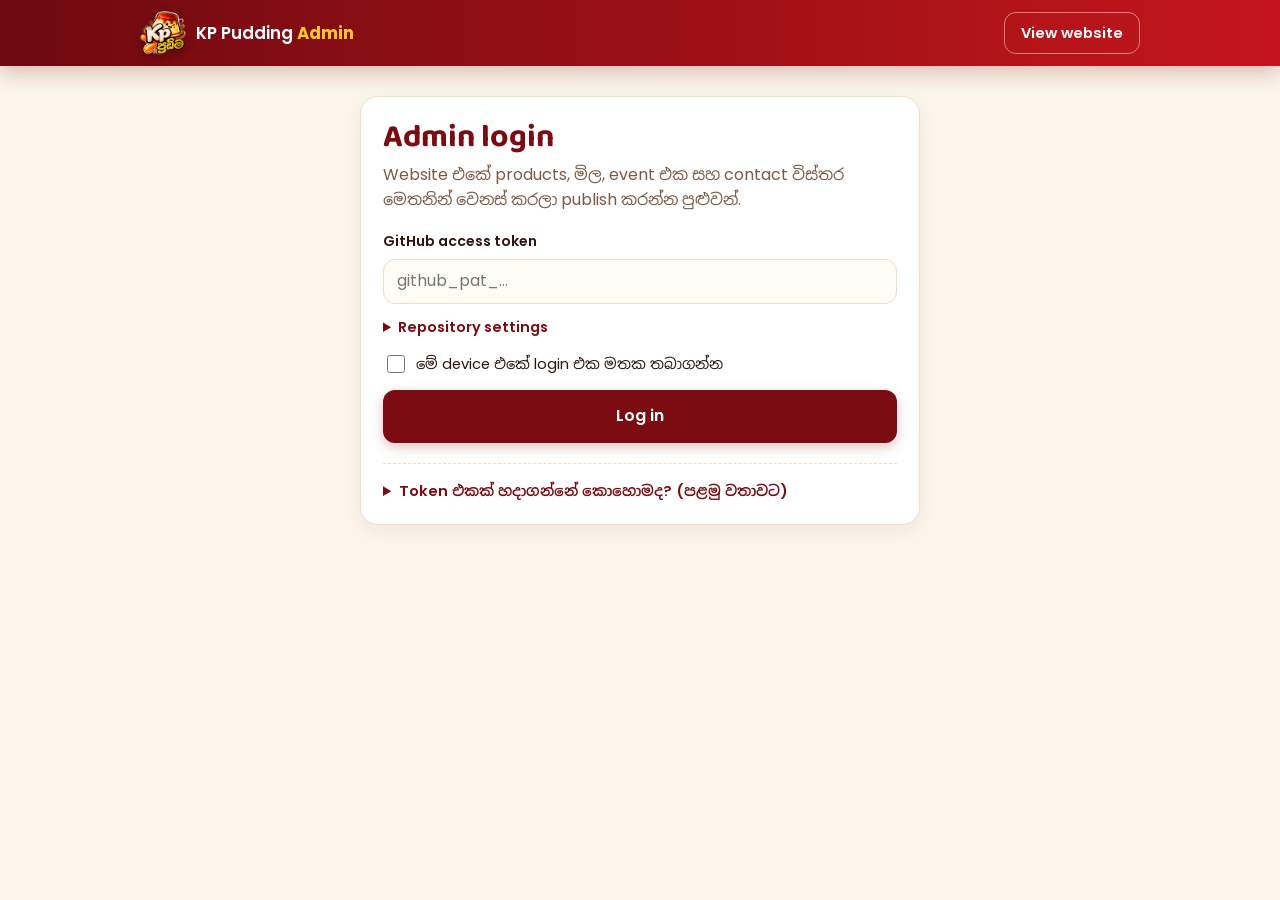
<file: admin.html>
<!doctype html>
<html lang="si">
<head>
  <meta charset="UTF-8" />
  <meta name="viewport" content="width=device-width, initial-scale=1" />
  <meta name="robots" content="noindex, nofollow" />
  <title>KP Pudding Admin</title>
  <meta name="theme-color" content="#7A0C12" />
  <link rel="icon" type="image/png" sizes="32x32" href="assets/img/favicon-32.png" />
  <link rel="preconnect" href="https://fonts.googleapis.com" />
  <link rel="preconnect" href="https://fonts.gstatic.com" crossorigin />
  <link href="https://fonts.googleapis.com/css2?family=Baloo+2:wght@700;800&family=Noto+Sans+Sinhala:wght@400;500;600;700&family=Poppins:wght@400;500;600;700&display=swap" rel="stylesheet" />
  <link rel="stylesheet" href="css/admin.css" />
</head>
<body>
  <header class="abar">
    <a class="abar__brand" href="./" aria-label="Open the website">
      <img src="assets/img/kp-logo.webp" width="465" height="450" alt="" />
      <span>KP Pudding <b>Admin</b></span>
    </a>
    <div class="abar__right">
      <a class="abtn abtn--ghost" href="./" target="_blank" rel="noopener">View website</a>
      <button class="abtn abtn--ghost" type="button" id="logout" hidden>Log out</button>
    </div>
  </header>

  <main class="awrap">
    <!-- ===== Login ===== -->
    <section class="acard login" id="login" aria-labelledby="login-title">
      <h1 id="login-title">Admin login</h1>
      <p class="muted">Website එකේ products, මිල, event එක සහ contact විස්තර මෙතනින් වෙනස් කරලා publish කරන්න පුළුවන්.</p>
      <form id="login-form" novalidate>
        <label class="field">GitHub access token
          <input type="password" id="token" autocomplete="off" spellcheck="false" placeholder="github_pat_…" required />
        </label>
        <details class="repo">
          <summary>Repository settings</summary>
          <div class="grid3">
            <label class="field">Owner<input type="text" id="owner" value="sourceconnect213-pixel" spellcheck="false" /></label>
            <label class="field">Repository<input type="text" id="repo" value="Kp-pudding-" spellcheck="false" /></label>
            <label class="field">Branch<input type="text" id="branch" value="gh-pages" spellcheck="false" /></label>
          </div>
        </details>
        <label class="check"><input type="checkbox" id="remember" /> මේ device එකේ login එක මතක තබාගන්න</label>
        <button class="abtn abtn--primary abtn--lg" type="submit" id="login-btn">Log in</button>
        <p class="aerr" id="login-err" role="alert" hidden></p>
      </form>

      <details class="help">
        <summary>Token එකක් හදාගන්නේ කොහොමද? (පළමු වතාවට)</summary>
        <ol>
          <li>GitHub එකට login වෙලා <a href="https://github.com/settings/personal-access-tokens/new" target="_blank" rel="noopener">github.com/settings/personal-access-tokens/new</a> open කරන්න.</li>
          <li><b>Token name</b>: <code>KP Pudding Admin</code>. <b>Expiration</b>: ඔබ කැමති කාලයක් (උදා: 90 days).</li>
          <li><b>Repository access</b> → <i>Only select repositories</i> → <code>Kp-pudding-</code> තෝරන්න.</li>
          <li><b>Permissions</b> → <i>Repository permissions</i> → <b>Contents</b> → <b>Read and write</b>.</li>
          <li><b>Generate token</b> click කරලා token එක copy කරලා ඉහළ box එකට paste කරන්න.</li>
        </ol>
        <p class="warn">⚠️ Token එක password එකක් වගේ. කාටවත් දෙන්න එපා. පොදු computer එකක "මතක තබාගන්න" tick කරන්න එපා.</p>
      </details>
    </section>

    <!-- ===== Dashboard ===== -->
    <section id="dash" hidden aria-label="Admin dashboard">
      <div class="dash__head">
        <div>
          <h1>Website content</h1>
          <p class="muted" id="repo-info"></p>
        </div>
        <a class="abtn abtn--ghost" id="live-link" href="./" target="_blank" rel="noopener">Open live site</a>
      </div>

      <div class="tabs" role="tablist" aria-label="Sections">
        <button class="tab is-active" role="tab" type="button" aria-selected="true" aria-controls="tab-products" id="t-products">🍮 Products</button>
        <button class="tab" role="tab" type="button" aria-selected="false" aria-controls="tab-event" id="t-event">📍 Event</button>
        <button class="tab" role="tab" type="button" aria-selected="false" aria-controls="tab-contact" id="t-contact">📞 Contact</button>
      </div>

      <!-- Products -->
      <div class="panel" id="tab-products" role="tabpanel" aria-labelledby="t-products">
        <div class="panel__head">
          <p class="muted">මිල හිස්ව තිබ්බොත් website එකේ “Price on WhatsApp” පෙන්වයි. <b>Featured</b> product එකේ මිල hero එකේ sticker එකේ පෙන්වයි.</p>
          <button class="abtn abtn--primary" type="button" id="add-product">+ Add product</button>
        </div>
        <div id="product-list" class="plist"></div>
      </div>

      <!-- Event -->
      <div class="panel" id="tab-event" role="tabpanel" aria-labelledby="t-event" hidden>
        <div class="acard">
          <label class="switch"><input type="checkbox" id="ev-enabled" /> <span>Hero එකේ event එක පෙන්වන්න</span></label>
          <p class="muted small">Off කළොත් hero එකේ “KP පුඩිං – ඔබේ රසවත් තේරීම” පෙන්වයි. Countdown එක සහ tour card එක hide වෙයි.</p>
          <div class="grid2">
            <label class="field">Headline line 1<input type="text" id="ev-line1" maxlength="40" placeholder="අපි එනවා" /></label>
            <label class="field">Headline line 2<input type="text" id="ev-line2" maxlength="40" placeholder="ගම්පහ නගරයට" /></label>
            <label class="field">City (Sinhala)<input type="text" id="ev-citySi" maxlength="30" placeholder="ගම්පහ" /></label>
            <label class="field">City (English)<input type="text" id="ev-cityEn" maxlength="30" placeholder="Gampaha" /></label>
            <label class="field">Start date<input type="date" id="ev-startDate" /></label>
            <label class="field">End date<input type="date" id="ev-endDate" /></label>
            <label class="field">Opens at<select id="ev-openHour"></select></label>
            <label class="field">Closes at<select id="ev-closeHour"></select></label>
            <label class="field">Month label (hero)<input type="text" id="ev-month" maxlength="15" placeholder="NOVEMBER" /></label>
            <label class="field">Days label (hero)<input type="text" id="ev-days" maxlength="15" placeholder="10 - 15" /></label>
          </div>
          <div class="poster">
            <img id="ev-poster-img" alt="Event poster preview" />
            <div>
              <p class="label">Event poster (square image works best)</p>
              <label class="abtn abtn--ghost file">Change poster<input type="file" id="ev-poster-file" accept="image/*" /></label>
            </div>
          </div>
        </div>
      </div>

      <!-- Contact -->
      <div class="panel" id="tab-contact" role="tabpanel" aria-labelledby="t-contact" hidden>
        <div class="acard">
          <div class="grid2">
            <label class="field">Phone number (as shown)<input type="text" id="ct-phone" maxlength="20" placeholder="076 90 90 90 9" /></label>
            <label class="field">WhatsApp number (country code, digits only)<input type="text" id="ct-wa" inputmode="numeric" maxlength="15" placeholder="94769090909" /></label>
            <label class="field">TikTok username (without @)<input type="text" id="ct-tiktok" maxlength="40" placeholder="hashankp" /></label>
            <label class="field">Delivery areas (comma separated)<input type="text" id="ct-areas" maxlength="200" placeholder="Gampaha, Colombo, Nearby Areas" /></label>
          </div>
          <p class="muted small">Orders website එකෙන් එන්නේ මේ WhatsApp number එකට.</p>
        </div>
      </div>
    </section>
  </main>

  <!-- Publish bar -->
  <div class="pubbar" id="pubbar" hidden>
    <div class="pubbar__inner">
      <span id="pub-msg">Unsaved changes</span>
      <div class="pubbar__btns">
        <button class="abtn abtn--ghost" type="button" id="discard">Discard</button>
        <button class="abtn abtn--primary" type="button" id="publish">Publish changes</button>
      </div>
    </div>
  </div>

  <div class="atoast" id="atoast" role="status" aria-live="polite"></div>

  <script src="js/admin.js" defer></script>
</body>
</html>
</file>
<file: css/style.css>
/* =========================================================
   KP Pudding – stylesheet
   ========================================================= */
:root {
  --red: #C4161C;
  --red-dark: #9E1016;
  --maroon: #7A0C12;
  --orange: #F57C21;
  --orange-2: #FF9A1F;
  --yellow: #FFC72C;
  --yellow-2: #FFE06B;
  --cream: #FFF7E1;
  --cream-2: #FFEFC4;
  --card: #FFF4DA;
  --green: #138A36;
  --green-dark: #0B6B27;
  --wa: #25D366;
  --wa-dark: #128C4B;
  --ink: #3A1A0E;
  --muted: #7B5A45;
  --white: #fff;
  --radius: 22px;
  --shadow: 0 14px 40px rgba(122, 12, 18, .14);
  --shadow-sm: 0 6px 18px rgba(122, 12, 18, .12);
  --font-si: "Noto Sans Sinhala", "Iskoola Pota", sans-serif;
  --font-en: "Poppins", var(--font-si), system-ui, sans-serif;
  --font-head: "Baloo 2", "Poppins", var(--font-si), system-ui, sans-serif;
  --header-h: 92px;
  color-scheme: light;
}

*, *::before, *::after { box-sizing: border-box; }
html { scroll-behavior: smooth; scroll-padding-top: calc(var(--header-h) + 8px); -webkit-text-size-adjust: 100%; }
body {
  margin: 0;
  font-family: var(--font-en);
  color: var(--ink);
  background: var(--cream);
  line-height: 1.6;
  overflow-x: hidden;
}
img, video { max-width: 100%; display: block; }
img { height: auto; }
a { color: inherit; text-decoration: none; }
button, input, select, textarea { font: inherit; color: inherit; }
button { cursor: pointer; background: none; border: 0; padding: 0; }
h1, h2, h3 { margin: 0; line-height: 1.15; }
p { margin: 0; }
ul, ol { margin: 0; padding: 0; list-style: none; }
:focus-visible { outline: 3px solid var(--orange); outline-offset: 3px; border-radius: 6px; }
[hidden] { display: none !important; }

.sprite { position: absolute; width: 0; height: 0; overflow: hidden; }
.ic { width: 1.15em; height: 1.15em; flex: none; fill: none; stroke: currentColor; stroke-width: 2; stroke-linecap: round; stroke-linejoin: round; vertical-align: -.2em; }
.ic--wa, svg.ic:has(use[href="#i-wa"]), svg.ic:has(use[href="#i-tiktok"]), svg.ic:has(use[href="#i-play"]) { fill: currentColor; stroke: none; }
.container { width: min(1240px, 100% - 32px); margin-inline: auto; }

.skip-link { position: absolute; left: 12px; top: -60px; z-index: 999; background: var(--maroon); color: #fff; padding: 10px 16px; border-radius: 10px; }
.skip-link:focus { top: 12px; }

/* ---------- Buttons ---------- */
.btn {
  display: inline-flex; align-items: center; justify-content: center; gap: .55em;
  padding: .72em 1.35em; border-radius: 999px; font-weight: 600; font-size: .98rem;
  line-height: 1.2; white-space: nowrap; transition: transform .2s ease, box-shadow .2s ease, background .2s ease;
}
.btn:hover { transform: translateY(-2px); }
.btn:active { transform: translateY(0); }
.btn--lg { padding: .9em 1.6em; font-size: 1.05rem; }
.btn--block { width: 100%; white-space: normal; text-align: center; }
.btn--red { background: linear-gradient(180deg, #D8231F, var(--red-dark)); color: #fff; box-shadow: 0 8px 20px rgba(158, 16, 22, .3); }
.btn--maroon { background: linear-gradient(180deg, #8F1017, var(--maroon)); color: #fff; box-shadow: 0 6px 16px rgba(122, 12, 18, .28); }
.btn--maroon:hover { box-shadow: 0 10px 22px rgba(122, 12, 18, .36); }
.btn--wa { background: linear-gradient(180deg, #2BDA6B, var(--wa-dark)); color: #fff; box-shadow: 0 8px 20px rgba(18, 140, 75, .3); }
.btn--yellow { background: linear-gradient(180deg, #FFE16A, var(--yellow)); color: var(--maroon); box-shadow: 0 8px 18px rgba(0, 0, 0, .18); }
.btn .ic:has(use[href="#i-arrow"]) { transition: transform .2s; }
.btn:hover .ic:has(use[href="#i-arrow"]) { transform: translateX(3px); }

/* ---------- Top bar ---------- */
.topbar { background: linear-gradient(90deg, var(--maroon), var(--red) 45%, var(--red-dark)); color: #fff; font-size: .9rem; font-weight: 500; position: relative; z-index: 60; }
.topbar__inner { display: flex; align-items: center; justify-content: space-between; gap: 12px; min-height: 40px; }
.topbar__areas { display: flex; align-items: center; gap: .55em; }
.topbar__areas .ic { width: 1.5em; height: 1.5em; }
.topbar__links { display: flex; align-items: center; gap: 28px; }
.topbar__phone { font-weight: 700; font-size: 1.12rem; letter-spacing: .02em; display: flex; align-items: center; gap: .45em; }
.topbar__phone .ic { fill: currentColor; stroke: none; }
.topbar__wa { display: flex; align-items: center; gap: .45em; }
.topbar__wa .ic { width: 1.45em; height: 1.45em; color: #fff; background: var(--wa); border-radius: 50%; padding: 2px; }
.topbar a:hover { color: var(--yellow-2); }

/* ---------- Header ---------- */
.header {
  position: sticky; top: 0; z-index: 50;
  background: rgba(255, 250, 236, .94);
  backdrop-filter: saturate(1.4) blur(10px); -webkit-backdrop-filter: saturate(1.4) blur(10px);
  border-bottom: 1px solid rgba(196, 22, 28, .08);
  transition: box-shadow .25s;
}
.header.is-scrolled { box-shadow: 0 8px 28px rgba(122, 12, 18, .12); }
.header__inner { display: flex; align-items: center; gap: 18px; height: var(--header-h); }
.brand { flex: none; display: block; width: 150px; align-self: flex-start; margin-top: 4px; filter: drop-shadow(0 6px 10px rgba(122, 12, 18, .28)); transition: width .25s, margin .25s; position: relative; z-index: 2; }
.header.is-scrolled .brand { width: 88px; margin-top: 2px; }
.brand img { width: 100%; }

.nav { flex: 1; display: flex; justify-content: center; }
.nav__list { display: flex; align-items: center; gap: 6px; }
.nav__link {
  display: inline-flex; align-items: center; gap: .45em; padding: .55em 1.05em; border-radius: 999px;
  font-weight: 500; font-size: 1rem; color: #3b2316; transition: background .2s, color .2s;
}
.nav__link .ic { width: 1.25em; height: 1.25em; }
.nav__link:hover { background: rgba(196, 22, 28, .08); color: var(--red-dark); }
.nav__link.is-active { background: linear-gradient(180deg, #C8191E, var(--red-dark)); color: #fff; box-shadow: 0 6px 14px rgba(158, 16, 22, .3); }
.ic--chev { width: .95em !important; height: .95em !important; transition: transform .2s; }
.nav__drop { position: relative; }
.nav__drop.is-open .ic--chev { transform: rotate(180deg); }
.nav__menu {
  position: absolute; top: calc(100% + 10px); left: 50%; min-width: 250px; padding: 10px;
  background: #fff; border-radius: 18px; box-shadow: var(--shadow); border: 1px solid rgba(196, 22, 28, .08);
  opacity: 0; visibility: hidden; transform: translate(-50%, 8px); transition: .2s ease;
}
.nav__menu::before { content: ""; position: absolute; top: -12px; left: 0; right: 0; height: 12px; }
.nav__drop.is-open .nav__menu { opacity: 1; visibility: visible; transform: translate(-50%, 0); }
@media (hover: hover) and (min-width: 1025px) {
  .nav__drop:hover .nav__menu { opacity: 1; visibility: visible; transform: translate(-50%, 0); }
  .nav__drop:hover .ic--chev { transform: rotate(180deg); }
}
.nav__menu a { display: flex; align-items: center; gap: 12px; padding: 9px 12px; border-radius: 12px; font-weight: 600; }
.nav__menu a:hover { background: var(--cream); color: var(--red-dark); }
.nav__menu img { width: 40px; height: 32px; object-fit: contain; }
.nav__menu small { display: block; font-family: var(--font-si); font-weight: 500; font-size: .8rem; color: var(--muted); }
.nav__mobilecta { display: none; }

.header__actions { display: flex; align-items: center; gap: 6px; }
.iconbtn { position: relative; width: 44px; height: 44px; display: grid; place-items: center; border-radius: 50%; color: #3b2316; transition: background .2s, color .2s; }
.iconbtn .ic { width: 1.5rem; height: 1.5rem; }
.iconbtn:hover { background: rgba(196, 22, 28, .08); color: var(--red-dark); }
.cartbtn__badge {
  position: absolute; top: 2px; right: 0; min-width: 20px; height: 20px; padding: 0 5px;
  display: grid; place-items: center; border-radius: 999px; background: var(--red); color: #fff;
  font-size: .72rem; font-weight: 700; border: 2px solid #fff;
}
.cartbtn__badge.bump { animation: bump .4s ease; }
@keyframes bump { 50% { transform: scale(1.35); } }
.menubtn { display: none; }

.account { position: relative; }
.account__pop {
  position: absolute; right: -8px; top: calc(100% + 10px); width: 250px; padding: 10px; background: #fff;
  border-radius: 18px; box-shadow: var(--shadow); border: 1px solid rgba(196, 22, 28, .08); z-index: 5;
}
.account__title { padding: 8px 10px 10px; font-family: var(--font-si); font-weight: 700; border-bottom: 1px dashed #f0d9b5; margin-bottom: 6px; }
.account__title small { display: block; font-family: var(--font-en); font-weight: 500; color: var(--muted); font-size: .82rem; }
.account__pop a { display: flex; align-items: center; gap: 10px; padding: 9px 10px; border-radius: 12px; font-weight: 500; font-size: .95rem; }
.account__pop a:hover { background: var(--cream); color: var(--red-dark); }

/* ---------- Hero ---------- */
.hero {
  position: relative; overflow: hidden; padding: 66px 0 34px;
  background:
    radial-gradient(60% 70% at 70% 35%, #FFF8D9 0%, rgba(255, 248, 217, 0) 70%),
    radial-gradient(50% 60% at 15% 70%, rgba(255, 214, 92, .55) 0%, rgba(255, 214, 92, 0) 70%),
    linear-gradient(160deg, #FFE9A3 0%, #FFF3C9 35%, #FFE58C 70%, #FFD25A 100%);
}
.hero__bg { position: absolute; inset: 0; pointer-events: none; }
.hero__swirl { position: absolute; }
.hero__swirl--tl { top: 0; left: 0; width: 34%; height: 46%; opacity: .95; }
.hero__swirl--br { right: 0; bottom: 0; width: 46%; height: 38%; }
.drop { position: absolute; border-radius: 50% 50% 50% 0; background: radial-gradient(circle at 35% 30%, #FFB23F, var(--orange) 55%, #D2471A); transform: rotate(-45deg); opacity: .9; }
.drop--1 { width: 22px; height: 22px; top: 58%; left: 2%; }
.drop--2 { width: 14px; height: 14px; top: 20%; right: 4%; }
.drop--3 { width: 18px; height: 18px; top: 10%; left: 46%; opacity: .6; }
.drop--4 { width: 12px; height: 12px; bottom: 30%; left: 40%; opacity: .7; }

.hero__grid { position: relative; display: grid; grid-template-columns: minmax(0, 1fr) minmax(0, 1.12fr); align-items: center; gap: 12px; }
.hero__copy { position: relative; z-index: 3; padding: 18px 0 8px; }

.live-pill {
  display: inline-flex; align-items: center; gap: .6em; padding: .45em 1em .45em .8em; margin-bottom: 14px;
  background: rgba(255, 255, 255, .85); border: 1px solid rgba(196, 22, 28, .15); border-radius: 999px;
  font-family: var(--font-si); font-weight: 700; font-size: .92rem; color: var(--maroon); box-shadow: var(--shadow-sm);
}
.live-pill__dot { width: 10px; height: 10px; border-radius: 50%; background: var(--orange); box-shadow: 0 0 0 0 rgba(245, 124, 33, .6); }
.live-pill.is-live .live-pill__dot { background: #E0201C; animation: pulse 1.6s infinite; }
.live-pill.is-live { color: #B5121B; }
@keyframes pulse { 0% { box-shadow: 0 0 0 0 rgba(224, 32, 28, .55); } 70% { box-shadow: 0 0 0 10px rgba(224, 32, 28, 0); } 100% { box-shadow: 0 0 0 0 rgba(224, 32, 28, 0); } }

/* Outlined poster-style text (fx) */
.fx { position: relative; display: inline-block; isolation: isolate; }
.fx::before {
  content: attr(data-text); content: attr(data-text) / "";
  position: absolute; left: 0; top: 0; z-index: -1; white-space: nowrap;
  color: #fff; -webkit-text-stroke: var(--stroke, 10px) #fff;
  filter: drop-shadow(0 6px 6px rgba(110, 20, 0, .35));
}
.hero__title { font-family: var(--font-si); font-weight: 900; letter-spacing: -.01em; display: flex; flex-direction: column; align-items: flex-start; gap: 0; }
.hero__t1 {
  font-size: clamp(2.4rem, 4.4vw, 4.1rem); line-height: 1.25; --stroke: 10px; margin-left: 9%;
  transform: skewX(-6deg);
}
.fx__g { display: inline-block; -webkit-background-clip: text; background-clip: text; color: transparent; }
.hero__t1 .fx__g { background-image: linear-gradient(180deg, #FFB000 10%, #F57C21 60%, #E04B12 100%); }
.hero__t2 {
  font-size: clamp(2.9rem, 5.6vw, 5.3rem); line-height: 1.25; --stroke: 12px; color: #A5121A; white-space: nowrap;
  text-shadow: 0 2px 0 #6E0A0F; transform: skewX(-6deg);
}
.hero__time, .hero__date { display: flex; align-items: center; gap: 10px; flex-wrap: wrap; }
.hero__time { margin-top: 6px; padding-left: 4%; }
.tag { display: inline-block; font-family: var(--font-en); font-weight: 900; font-style: italic; text-transform: uppercase; padding: .28em .8em; line-height: 1.1; transform: skewX(-10deg); }
.tag--green { background: linear-gradient(180deg, #17A043, var(--green-dark)); color: #fff; font-size: clamp(.95rem, 1.35vw, 1.2rem); box-shadow: 0 4px 0 #064d1b; }
.tag--yellow { background: linear-gradient(180deg, #FFE36E, var(--yellow)); color: var(--maroon); font-size: clamp(1.1rem, 1.8vw, 1.6rem); box-shadow: 0 4px 0 #D99A00; }
.hero__hours {
  font-family: var(--font-en); font-weight: 900; font-style: italic; font-size: clamp(2.2rem, 4.2vw, 3.8rem); line-height: 1.1; --stroke: 9px;
  color: var(--green); text-shadow: 0 2px 0 #0A5A20;
}
.hero__date { flex-direction: column; align-items: flex-start; gap: 0; margin-top: 8px; padding-left: 14%; }
.hero__days {
  font-family: var(--font-en); font-weight: 900; font-style: italic; font-size: clamp(4rem, 8.4vw, 7.6rem); line-height: .95; --stroke: 12px; letter-spacing: -.02em;
}
.hero__days .fx__g { background-image: linear-gradient(180deg, #FFD23A 8%, #FF9A1F 45%, #F06A14 70%, #D9480F 100%); padding-right: .08em; }
.countdown { margin-top: 10px; display: inline-flex; gap: 8px; flex-wrap: wrap; align-items: center; font-weight: 600; color: var(--maroon); font-size: .95rem; }
.countdown b { display: inline-grid; place-items: center; min-width: 48px; padding: 4px 8px; border-radius: 12px; background: #fff; box-shadow: var(--shadow-sm); font-size: 1.15rem; color: var(--red); line-height: 1.2; }
.countdown b small { display: block; font-size: .62rem; color: var(--muted); font-weight: 600; text-transform: uppercase; }
.hero__cta { display: flex; flex-wrap: wrap; gap: 12px; margin-top: 18px; }

.hero__art { position: relative; aspect-ratio: 1.12 / 1; z-index: 2; }
.hero__glow { position: absolute; inset: 8% 6% 4% 14%; border-radius: 50%; background: radial-gradient(circle, rgba(255, 255, 255, .95) 0%, rgba(255, 244, 200, .6) 45%, rgba(255, 244, 200, 0) 70%); }
.hero__pudding { position: absolute; right: -6%; top: 0; width: 52%; filter: drop-shadow(0 18px 22px rgba(122, 30, 0, .3)); animation: float 6s ease-in-out infinite; }
.hero__person { position: absolute; right: 13%; bottom: 0; height: 96%; width: auto; filter: drop-shadow(0 14px 22px rgba(80, 20, 0, .25)); }
.hero__truck { position: absolute; left: -1%; bottom: -2%; width: 54%; filter: drop-shadow(0 16px 16px rgba(60, 20, 0, .3)); animation: drive 7s ease-in-out infinite; }
.hero__phone {
  position: absolute; right: 0; bottom: 4%; display: flex; align-items: center; gap: 8px; z-index: 3;
  background: linear-gradient(90deg, #1FB255, #17984A); color: #fff; border-radius: 999px; padding: 6px 16px 6px 7px;
  box-shadow: 0 10px 22px rgba(0, 0, 0, .2); border: 3px solid #fff; transition: transform .2s;
}
.hero__phone:hover { transform: translateY(-2px) scale(1.02); }
.hero__phone .ic { width: 38px; height: 38px; background: #fff; color: #1FB255; border-radius: 50%; padding: 5px; }
.hero__phone span { display: flex; align-items: center; gap: 10px; line-height: 1.05; }
.hero__phone small { font-size: .62rem; font-weight: 700; text-transform: uppercase; opacity: .95; }
.hero__phone b { font-family: "Baloo 2", var(--font-en); font-size: 1.5rem; letter-spacing: .02em; color: #FFF36A; }
@keyframes float { 50% { transform: translateY(-10px) rotate(-1.5deg); } }
@keyframes drive { 0%, 100% { transform: translateX(0); } 50% { transform: translateX(8px); } }

/* Features strip */
.features {
  position: relative; z-index: 4; margin-top: 18px;
  display: grid; grid-template-columns: repeat(4, 1fr);
  background: rgba(255, 252, 242, .96); border-radius: 999px; padding: 14px 26px;
  box-shadow: 0 12px 34px rgba(122, 12, 18, .14); border: 1px solid rgba(245, 124, 33, .2);
}
.feature { display: flex; align-items: center; justify-content: center; gap: 14px; padding: 6px 12px; }
.feature + .feature { border-left: 2px solid #F3D9A6; }
.feature__ic { width: 46px; height: 46px; flex: none; }
.feature b { display: block; font-weight: 600; font-size: 1.02rem; color: var(--maroon); line-height: 1.25; }
.feature small { display: block; font-family: var(--font-si); font-size: .86rem; color: var(--muted); font-weight: 500; }

/* ---------- Sections ---------- */
.section { padding: 70px 0; position: relative; }
.heading { display: flex; align-items: center; justify-content: center; gap: 22px; margin-bottom: 10px; }
.heading h2 { font-family: var(--font-head); font-weight: 800; font-size: clamp(1.9rem, 3.4vw, 2.7rem); color: var(--maroon); display: flex; align-items: center; gap: 12px; text-align: center; line-height: 1.2; }
.heading h2 img { width: 54px; }
.heading__line { flex: 0 1 110px; height: 4px; border-radius: 4px; background: linear-gradient(90deg, rgba(255, 199, 44, 0), var(--yellow)); }
.heading__line:last-child { background: linear-gradient(90deg, var(--yellow), rgba(255, 199, 44, 0)); }
.section__lead { text-align: center; max-width: 640px; margin: 0 auto 34px; color: var(--muted); font-family: var(--font-si); font-weight: 500; }
.section__lead--light { color: #FFE9C2; }
.heading--light h2 { color: #fff; }
.note { margin-top: 22px; text-align: center; font-size: .86rem; color: var(--muted); font-family: var(--font-si); }

/* Products */
.products { background: linear-gradient(180deg, var(--cream) 0%, #FFF3D3 100%); padding-top: 56px; }
.pgrid { display: grid; grid-template-columns: repeat(3, 1fr); gap: 22px; }
.pcard {
  position: relative;
  display: grid; grid-template-columns: 1fr 1.05fr; align-items: center; gap: 10px; padding: 18px 20px;
  background: linear-gradient(135deg, #FFF8E6, var(--card)); border-radius: var(--radius); box-shadow: var(--shadow-sm);
  border: 1px solid rgba(245, 160, 60, .2); transition: transform .25s, box-shadow .25s;
}
.pcard:hover { transform: translateY(-6px); box-shadow: var(--shadow); }
.pcard__img { display: grid; place-items: center; min-height: 150px; }
.pcard__img img { max-height: 150px; width: auto; filter: drop-shadow(0 12px 14px rgba(120, 40, 0, .22)); transition: transform .3s; }
.pcard:hover .pcard__img img { animation: jelly .9s ease; }
.pcard h3 { font-family: var(--font-head); font-weight: 800; font-size: clamp(1.4rem, 2vw, 1.75rem); color: var(--maroon); }
.pcard__si { font-family: var(--font-si); font-weight: 600; color: var(--muted); margin: 2px 0 14px; }
.pcard .btn { font-size: .92rem; padding: .62em 1.15em; }

/* About band */
.about { position: relative; margin-top: 10px; }
.about__wave { display: block; width: 100%; height: 70px; margin-bottom: -1px; }
.about__band { background: linear-gradient(100deg, #B5121B 0%, #C9261C 50%, #A50F17 100%); color: #fff; position: relative; overflow: hidden; }
.about__band::before { content: ""; position: absolute; inset: 0; background: radial-gradient(50% 120% at 85% 50%, rgba(255, 170, 40, .35), transparent 70%), radial-gradient(40% 120% at 0% 100%, rgba(255, 120, 30, .3), transparent 70%); }
.about__inner { position: relative; display: grid; grid-template-columns: .8fr 2fr .9fr; align-items: center; gap: 30px; padding: 26px 0 46px; }
.about__pudding { width: 100%; max-width: 280px; filter: drop-shadow(0 16px 18px rgba(0, 0, 0, .35)); }
.about__copy h2 { font-family: var(--font-en); font-style: italic; font-weight: 800; font-size: clamp(1.8rem, 3vw, 2.4rem); margin-bottom: 10px; }
.about__copy p { font-family: var(--font-si); line-height: 1.75; color: #FFF2E3; }
.about__en { margin-top: 8px; font-family: var(--font-en) !important; font-size: .95rem; color: #FFE0B8 !important; }
.about__copy .btn { margin-top: 18px; }
.about__logo { width: 100%; max-width: 250px; justify-self: center; filter: drop-shadow(0 12px 16px rgba(0, 0, 0, .35)); animation: float 6s ease-in-out infinite; }

/* Tour */
.tour { background: radial-gradient(70% 60% at 50% 0%, #FFF6D8, var(--cream)); }
.tgrid { display: grid; grid-template-columns: repeat(3, 1fr); gap: 24px; counter-reset: t; }
.tcard { background: #fff; border-radius: var(--radius); overflow: hidden; box-shadow: var(--shadow-sm); border: 1px solid rgba(245, 160, 60, .2); display: flex; flex-direction: column; transition: transform .25s, box-shadow .25s; }
.tcard:hover { transform: translateY(-5px); box-shadow: var(--shadow); }
.tcard__media { position: relative; aspect-ratio: 1; background: #1b0b06; }
.tcard__media video, .tcard__media img { width: 100%; height: 100%; object-fit: cover; }
.tcard__zoom { display: block; width: 100%; height: 100%; position: relative; cursor: zoom-in; }
.tcard__zoomic { position: absolute; right: 12px; bottom: 12px; width: 42px; height: 42px; display: grid; place-items: center; border-radius: 50%; background: rgba(0, 0, 0, .55); color: #fff; }
.tcard__body { padding: 18px 20px 22px; display: flex; flex-direction: column; gap: 4px; }
.tcard h3 { font-family: var(--font-si); font-weight: 800; font-size: 1.45rem; color: var(--maroon); }
.tcard h3 small { font-family: var(--font-en); font-weight: 600; font-size: .9rem; color: var(--muted); margin-left: 6px; }
.tcard p { display: flex; align-items: center; gap: 8px; font-weight: 600; color: var(--red-dark); }
.tcard__quote { margin-top: 6px; font-family: var(--font-si); font-weight: 500 !important; color: var(--muted) !important; font-size: .92rem; display: block !important; }
.chip { align-self: flex-start; font-size: .74rem; font-weight: 700; text-transform: uppercase; letter-spacing: .06em; padding: .3em .85em; border-radius: 999px; margin-bottom: 4px; }
.chip--done { background: #FFF0D0; color: #9A5B00; }
.chip--now { background: #E0201C; color: #fff; }
.chip--now.is-live::before { content: "● "; animation: blink 1.2s infinite; }
@keyframes blink { 50% { opacity: .2; } }
.tcard--now { outline: 3px solid var(--yellow); outline-offset: -3px; }

/* Videos */
.videos { background: linear-gradient(160deg, #7A0C12 0%, #A5121A 55%, #C4261C 100%); overflow: hidden; }
.videos::before { content: ""; position: absolute; inset: 0; background: radial-gradient(40% 60% at 90% 10%, rgba(255, 180, 50, .25), transparent 70%), radial-gradient(40% 60% at 0% 100%, rgba(255, 120, 30, .2), transparent 70%); pointer-events: none; }
.videos .heading__line { background: linear-gradient(90deg, rgba(255, 199, 44, 0), var(--yellow)); }
.videos .heading__line:last-child { background: linear-gradient(90deg, var(--yellow), rgba(255, 199, 44, 0)); }
.vgrid { position: relative; display: grid; grid-template-columns: 1fr 1fr; gap: 22px; max-width: 1040px; margin-inline: auto; }
.vcard { margin: 0; background: rgba(0, 0, 0, .25); border-radius: var(--radius); overflow: hidden; box-shadow: 0 18px 40px rgba(0, 0, 0, .3); border: 2px solid rgba(255, 199, 44, .35); }
.vcard--main { grid-column: 1 / -1; }
.vcard video { width: 100%; aspect-ratio: 16 / 9; object-fit: cover; background: #000; }
.vcard figcaption { padding: 10px 16px; color: #FFE9C2; font-weight: 600; font-family: var(--font-si); font-size: .95rem; min-height: 46px; }

/* How */
.how { background: var(--cream); padding-bottom: 40px; }
.steps { display: grid; grid-template-columns: repeat(3, 1fr); gap: 22px; margin-top: 30px; }
.step { position: relative; text-align: center; padding: 34px 22px 26px; background: #fff; border-radius: var(--radius); box-shadow: var(--shadow-sm); border: 1px solid rgba(245, 160, 60, .2); }
.step > .ic { width: 54px; height: 54px; padding: 12px; border-radius: 50%; background: linear-gradient(180deg, #FFE36E, var(--yellow)); color: var(--maroon); margin: 0 auto 12px; display: block; }
.step__no { position: absolute; top: -16px; left: 50%; transform: translateX(-50%); width: 34px; height: 34px; display: grid; place-items: center; border-radius: 50%; background: var(--red); color: #fff; font-weight: 800; box-shadow: 0 4px 10px rgba(196, 22, 28, .35); }
.step h3 { font-family: var(--font-head); font-weight: 800; font-size: 1.35rem; color: var(--maroon); margin-bottom: 4px; }
.step p { font-family: var(--font-si); color: var(--muted); font-size: .95rem; }

/* Order */
.order { background: linear-gradient(180deg, var(--cream) 0%, #FFE9AE 100%); }
.order__grid { display: grid; grid-template-columns: .9fr 1.1fr; gap: 40px; align-items: start; }
.kicker { display: inline-block; font-weight: 800; letter-spacing: .14em; font-size: .8rem; color: var(--red); background: #fff; padding: .35em .9em; border-radius: 999px; box-shadow: var(--shadow-sm); }
.order__intro h2 { font-family: var(--font-si); font-weight: 900; font-size: clamp(2rem, 3.6vw, 2.9rem); color: var(--maroon); margin: 14px 0 12px; line-height: 1.3; }
.order__intro > p { font-family: var(--font-si); color: var(--muted); }
.order__ticks { margin-top: 18px; display: grid; gap: 10px; }
.order__ticks li { display: flex; gap: 10px; align-items: flex-start; font-family: var(--font-si); font-weight: 600; color: var(--ink); }
.order__ticks .ic { color: #fff; background: var(--green); border-radius: 50%; padding: 3px; width: 1.4em; height: 1.4em; margin-top: .1em; stroke-width: 3; }
.order__truck { margin-top: 26px; width: 100%; max-width: 460px; filter: drop-shadow(0 16px 16px rgba(60, 20, 0, .25)); }

.oform { grid-template-columns: minmax(0, 1fr); background: #fff; border-radius: 26px; padding: 26px; box-shadow: var(--shadow); border: 1px solid rgba(245, 160, 60, .25); display: grid; gap: 18px; }
.oform fieldset { border: 0; margin: 0; padding: 0; display: grid; gap: 12px; min-width: 0; }
.oform legend { font-family: var(--font-si); font-weight: 800; font-size: 1.12rem; color: var(--maroon); margin-bottom: 8px; padding: 0; }
.oform legend small { font-family: var(--font-en); font-weight: 500; color: var(--muted); font-size: .85rem; margin-left: 4px; }
.qrow { display: flex; align-items: center; gap: 12px; padding: 10px 12px; border-radius: 16px; background: var(--cream); border: 2px solid transparent; transition: border-color .2s, background .2s; }
.qrow.is-selected { border-color: var(--yellow); background: #FFF3CF; }
.qrow img { width: 56px; height: 44px; object-fit: contain; flex: none; }
.qrow__name { flex: 1; font-weight: 600; line-height: 1.25; min-width: 0; }
.qrow__name small { display: block; font-family: var(--font-si); font-weight: 500; font-size: .82rem; color: var(--muted); }
.qty { display: inline-flex; align-items: center; background: #fff; border-radius: 999px; border: 1px solid #F0D9B5; overflow: hidden; flex: none; }
.qty button { width: 38px; height: 38px; display: grid; place-items: center; color: var(--maroon); transition: background .15s; }
.qty button:hover { background: var(--cream-2); }
.qty input { width: 46px; text-align: center; border: 0; font-weight: 700; background: transparent; -moz-appearance: textfield; appearance: textfield; padding: 0; height: 38px; }
.qty input::-webkit-outer-spin-button, .qty input::-webkit-inner-spin-button { -webkit-appearance: none; margin: 0; }
.oform__err { color: #C4161C; font-size: .88rem; font-family: var(--font-si); font-weight: 600; }
.frow { display: grid; grid-template-columns: 1fr 1fr; gap: 12px; }
.oform label { display: grid; gap: 6px; font-weight: 600; font-size: .9rem; font-family: var(--font-si); color: var(--ink); }
.oform input:not([type="number"]), .oform select, .oform textarea {
  width: 100%; padding: .75em 1em; border-radius: 14px; border: 1.5px solid #EED7B0; background: #FFFCF4; font-family: var(--font-en); font-weight: 400; font-size: 1rem;
  transition: border-color .2s, box-shadow .2s; min-height: 48px;
}
.oform textarea { resize: vertical; min-height: 90px; }
.oform input:focus, .oform select:focus, .oform textarea:focus { outline: none; border-color: var(--orange); box-shadow: 0 0 0 4px rgba(245, 124, 33, .15); }
.oform .is-invalid { border-color: #C4161C !important; box-shadow: 0 0 0 4px rgba(196, 22, 28, .12) !important; }
.oform__note { text-align: center; font-size: .85rem; color: var(--muted); }

/* Contact */
.contact { background: #FFE9AE; padding-top: 30px; }
.cgrid { display: grid; grid-template-columns: repeat(4, 1fr); gap: 18px; margin-top: 26px; }
.ccard { display: flex; align-items: center; gap: 14px; padding: 18px; background: #fff; border-radius: 20px; box-shadow: var(--shadow-sm); transition: transform .2s, box-shadow .2s; min-width: 0; }
a.ccard:hover { transform: translateY(-4px); box-shadow: var(--shadow); }
.ccard__ic { width: 50px; height: 50px; border-radius: 50%; display: grid; place-items: center; color: #fff; flex: none; }
.ccard__ic .ic { width: 1.5rem; height: 1.5rem; }
.ccard__ic--red { background: var(--red); }
.ccard__ic--red .ic { fill: currentColor; stroke: none; }
.ccard__ic--wa { background: var(--wa); }
.ccard__ic--dark { background: #111; }
.ccard__ic--yellow { background: var(--yellow); color: var(--maroon); }
.ccard small { display: block; color: var(--muted); font-size: .82rem; font-weight: 500; }
.ccard b { display: block; color: var(--maroon); font-size: 1.02rem; line-height: 1.3; overflow-wrap: anywhere; }

/* Footer */
.footer { background: linear-gradient(180deg, #6E0A10, #4A060A); color: #FBE3CF; padding-top: 50px; }
.footer__inner { display: grid; grid-template-columns: 1.5fr 1fr 1fr 1.2fr; gap: 30px; padding-bottom: 36px; }
.footer__brand img { width: 130px; margin-bottom: 12px; filter: drop-shadow(0 8px 12px rgba(0, 0, 0, .35)); }
.footer__brand p { font-family: var(--font-si); font-size: .95rem; line-height: 1.7; }
.footer__col { display: flex; flex-direction: column; gap: 8px; }
.footer__col h3 { font-family: var(--font-head); font-size: 1.25rem; color: var(--yellow); margin-bottom: 4px; }
.footer__col a, .footer__col span { display: inline-flex; align-items: center; gap: 8px; font-size: .95rem; opacity: .92; }
.footer__col a:hover { color: var(--yellow); opacity: 1; }
.footer__col .ic:has(use[href="#i-phone"]) { fill: currentColor; stroke: none; }
.footer__bottom { border-top: 1px solid rgba(255, 255, 255, .12); padding: 16px 0 90px; font-size: .86rem; text-align: center; opacity: .8; }

/* Floating WA */
.fab-wa { position: fixed; right: 20px; bottom: 20px; z-index: 40; width: 60px; height: 60px; border-radius: 50%; display: grid; place-items: center; background: var(--wa); color: #fff; box-shadow: 0 10px 26px rgba(18, 140, 75, .45); transition: transform .2s; }
.fab-wa::after { content: ""; position: absolute; inset: 0; border-radius: 50%; border: 2px solid var(--wa); animation: ring 2.2s infinite; }
.fab-wa .ic { width: 32px; height: 32px; }
.fab-wa:hover { transform: scale(1.08); }
@keyframes ring { 0% { transform: scale(1); opacity: .8; } 100% { transform: scale(1.6); opacity: 0; } }

/* ---------- Dialogs ---------- */
dialog { border: 0; padding: 0; color: var(--ink); }
dialog::backdrop { background: rgba(40, 8, 4, .55); backdrop-filter: blur(3px); }
.modal { width: min(820px, 100% - 32px); max-height: calc(100dvh - 32px); border-radius: 26px; background: #fff; box-shadow: 0 30px 80px rgba(0, 0, 0, .35); overflow: auto; }
.modal[open] { animation: pop .25s ease; }
@keyframes pop { from { opacity: 0; transform: translateY(14px) scale(.98); } }
.modal__close { position: absolute; right: 12px; top: 12px; width: 42px; height: 42px; border-radius: 50%; display: grid; place-items: center; background: var(--cream); color: var(--maroon); z-index: 2; transition: background .2s; }
.modal__close:hover { background: var(--cream-2); }
.modal__close .ic { width: 1.3rem; height: 1.3rem; }
.pmodal { position: fixed; }
.pmodal__grid { display: grid; grid-template-columns: 1fr 1.1fr; }
.pmodal__img { background: radial-gradient(circle at 50% 45%, #FFF8E2, #FFE59A); display: grid; place-items: center; padding: 30px; min-height: 280px; }
.pmodal__img img { max-height: 260px; width: auto; filter: drop-shadow(0 16px 18px rgba(120, 40, 0, .25)); }
.pmodal__body { padding: 34px 28px 26px; display: grid; gap: 12px; align-content: start; }
.pmodal__body h2 { font-family: var(--font-head); font-weight: 800; font-size: 2rem; color: var(--maroon); padding-right: 40px; }
.pmodal__si { font-family: var(--font-si); font-weight: 700; color: var(--orange); margin-top: -8px; }
#pm-desc { font-family: var(--font-si); color: var(--muted); line-height: 1.7; }
.pmodal__row { display: flex; gap: 10px; flex-wrap: wrap; align-items: center; }
.pmodal__note { font-family: var(--font-si); font-size: .82rem; color: var(--muted); text-align: center; }

.drawer { position: fixed; inset: 0 0 0 auto; margin: 0; height: 100dvh; max-height: 100dvh; width: min(420px, 100%); background: #fff; display: none; flex-direction: column; box-shadow: -20px 0 50px rgba(0, 0, 0, .25); }
.drawer[open] { display: flex; animation: slide .28s ease; }
@keyframes slide { from { transform: translateX(100%); } }
.drawer__head { display: flex; align-items: center; justify-content: space-between; padding: 18px 20px; border-bottom: 1px solid #F3E2C4; position: relative; }
.drawer__head h2 { font-family: var(--font-head); font-size: 1.5rem; color: var(--maroon); display: flex; align-items: center; gap: 10px; }
.drawer__head .modal__close { position: static; }
.drawer__body { flex: 1; overflow: auto; padding: 16px 20px; display: grid; gap: 12px; align-content: start; }
.drawer__foot { padding: 16px 20px 22px; border-top: 1px solid #F3E2C4; }
.citem { display: grid; grid-template-columns: 64px 1fr auto; gap: 12px; align-items: center; padding: 10px; border-radius: 16px; background: var(--cream); }
.citem img { width: 64px; height: 50px; object-fit: contain; }
.citem b { display: block; line-height: 1.25; }
.citem small { font-family: var(--font-si); color: var(--muted); }
.citem__ctrl { display: flex; align-items: center; gap: 6px; grid-column: 2 / 4; }
.citem__rm { width: 38px; height: 38px; display: grid; place-items: center; border-radius: 50%; color: #B5121B; margin-left: auto; }
.citem__rm:hover { background: #FFE3E0; }
.cart-empty { text-align: center; padding: 40px 10px; color: var(--muted); font-family: var(--font-si); }
.cart-empty img { width: 140px; margin: 0 auto 12px; opacity: .9; }

.smodal { position: fixed; margin-top: 10vh; width: min(640px, 100% - 32px); }
.smodal[open] { overflow: visible; }
.smodal__bar { display: flex; align-items: center; gap: 10px; padding: 12px 12px 12px 20px; border-bottom: 1px solid #F3E2C4; }
.smodal__bar > .ic { width: 1.4rem; height: 1.4rem; color: var(--muted); }
.smodal__bar input { flex: 1; border: 0; font-size: 1.1rem; padding: 10px 0; background: transparent; min-width: 0; }
.smodal__bar input:focus { outline: none; }
.smodal__bar .modal__close { position: static; }
.smodal__results { max-height: 55vh; overflow: auto; padding: 8px; }
.smodal__results a { display: flex; align-items: center; gap: 12px; padding: 10px 12px; border-radius: 14px; }
.smodal__results a:hover, .smodal__results a:focus-visible { background: var(--cream); }
.smodal__results img { width: 48px; height: 40px; object-fit: contain; flex: none; }
.smodal__results .sr-ic { width: 48px; height: 40px; display: grid; place-items: center; font-size: 1.4rem; flex: none; }
.smodal__results b { display: block; color: var(--maroon); }
.smodal__results small { font-family: var(--font-si); color: var(--muted); }
.smodal__empty { padding: 20px; text-align: center; color: var(--muted); }

.lightbox { position: fixed; width: min(760px, 100% - 32px); background: transparent; box-shadow: none; overflow: visible; }
.lightbox img { width: 100%; border-radius: 18px; box-shadow: 0 30px 80px rgba(0, 0, 0, .45); }
.lightbox .modal__close { right: -6px; top: -16px; background: #fff; }

.toast { position: fixed; left: 50%; bottom: 26px; transform: translate(-50%, calc(100% + 40px)); visibility: hidden; z-index: 2000; background: var(--maroon); color: #fff; padding: 12px 20px; border-radius: 999px; font-weight: 600; box-shadow: 0 12px 30px rgba(0, 0, 0, .3); transition: transform .3s ease, visibility .3s; max-width: calc(100% - 32px); text-align: center; font-family: var(--font-en); }
.toast.is-show { transform: translate(-50%, 0); visibility: visible; }



/* ---------- Responsive ---------- */
@media (max-width: 1180px) {
  .nav__link { padding: .5em .75em; font-size: .95rem; }
  .brand { width: 128px; }
  .pcard { grid-template-columns: 1fr; text-align: center; }
  .pcard__img { min-height: 140px; }
  .pcard__actions { justify-content: center; }
}

@media (max-width: 1024px) {
  :root { --header-h: 76px; }
  .menubtn { display: grid; }
  .brand { width: 92px; margin-top: 4px; }
  .header.is-scrolled .brand { width: 68px; }
  .header__inner { justify-content: space-between; }
  .nav {
    position: fixed; inset: 0 0 0 auto; top: 0; width: min(340px, 86vw); height: 100dvh; z-index: 70;
    background: #FFFAEC; box-shadow: -20px 0 50px rgba(0, 0, 0, .25); padding: 90px 18px 24px;
    flex-direction: column; justify-content: flex-start; gap: 18px; overflow-y: auto;
    clip-path: inset(0 0 0 100%); visibility: hidden; transition: clip-path .3s ease, visibility .3s;
  }
  .nav.is-open { clip-path: inset(0 0 0 -60px); visibility: visible; }
  .nav__list { flex-direction: column; align-items: stretch; gap: 4px; }
  .nav__link { width: 100%; padding: .85em 1.1em; font-size: 1.05rem; justify-content: flex-start; }
  .nav__droptoggle .ic--chev { margin-left: auto; }
  .nav__menu { position: static; transform: none !important; min-width: 0; box-shadow: none; border: 0; background: transparent; padding: 0 0 0 16px; display: none; opacity: 1; visibility: visible; }
  .nav__drop.is-open .nav__menu { display: block; }
  .nav__mobilecta { display: inline-flex; }
  .menubtn { position: relative; z-index: 80; }
  body.nav-open { overflow: hidden; }
  body.nav-open::after { content: ""; position: fixed; inset: 0; background: rgba(40, 8, 4, .45); z-index: 45; }

  .hero { padding-top: 34px; }
  .hero__grid { grid-template-columns: minmax(0, 1fr); text-align: left; }
  .hero__copy { max-width: 640px; }
  .hero__art { max-width: 640px; width: 100%; margin: 0 auto; }
  .features { grid-template-columns: repeat(2, 1fr); border-radius: 28px; row-gap: 6px; }
  .feature:nth-child(3) { border-left: 0; }
  .feature { justify-content: flex-start; }
  .pgrid, .tgrid { grid-template-columns: 1fr 1fr; }
  .tgrid .tcard:last-child { grid-column: 1 / -1; }
  .pgrid .pcard:last-child:nth-child(odd) { grid-column: 1 / -1; grid-template-columns: 1fr 1fr; text-align: left; }
  .pgrid .pcard:last-child:nth-child(odd) .pcard__actions { justify-content: flex-start; }
  .tgrid .tcard:last-child { flex-direction: row; }
  .tgrid .tcard:last-child .tcard__media { width: 50%; flex: none; }
  .tgrid .tcard:last-child .tcard__body { justify-content: center; }
  .about__inner { grid-template-columns: 1fr 1.6fr; }
  .about__logo { display: none; }
  .order__grid { grid-template-columns: minmax(0, 1fr); }
  .order__grid > * { min-width: 0; }
  .order__truck { display: none; }
  .cgrid { grid-template-columns: 1fr 1fr; }
  .footer__inner { grid-template-columns: 1fr 1fr; }
}

@media (max-width: 720px) {
  .topbar__areas { display: none; }
  .topbar__inner { justify-content: center; }
  .topbar__links { gap: 18px; }
  .topbar__phone { font-size: 1rem; }
  .header__actions { gap: 0; }
  .iconbtn { width: 40px; height: 40px; }
  .hero { padding-top: 22px; }
  .hero__t1 { margin-left: 6%; font-size: 8.4vw; --stroke: 8px; }
  .hero__t2 { font-size: 9.3vw; --stroke: 8px; }
  .hero__hours { font-size: 8.6vw; --stroke: 7px; }
  .hero__days { font-size: 17vw; --stroke: 9px; }
  .hero__time { padding-left: 0; gap: 8px; }
  .tag--green { font-size: .82rem; }
  .hero__phone { right: 50%; transform: translateX(50%); bottom: 2%; padding: 5px 12px 5px 5px; gap: 6px; white-space: nowrap; }
  .hero__phone:hover { transform: translateX(50%) translateY(-2px); }
  .hero__art { margin-top: 10px; }
  .hero__date { padding-left: 8%; }
  .hero__cta .btn { flex: 1 1 auto; }
  .hero__phone b { font-size: 1.15rem; }
  .hero__phone small { font-size: .55rem; }
  .hero__phone .ic { width: 32px; height: 32px; }
  .features { grid-template-columns: 1fr 1fr; padding: 10px; }
  .feature { flex-direction: column; text-align: center; gap: 6px; padding: 10px 4px; justify-content: flex-start; }
  .feature + .feature { border-left: 0; }
  .feature:nth-child(2n) { border-left: 2px solid #F3D9A6; }
  .feature__ic { width: 40px; height: 40px; }
  .feature b { font-size: .92rem; }
  .feature small { font-size: .78rem; }
  .section { padding: 54px 0; }
  .heading { gap: 12px; }
  .heading__line { flex-basis: 40px; }
  .heading h2 img { width: 42px; }
  .pgrid, .tgrid, .steps, .cgrid { grid-template-columns: 1fr; }
  .pcard, .pgrid .pcard:last-child:nth-child(odd) { grid-template-columns: 1fr 1.1fr; text-align: left; }
  .pcard .pcard__actions { justify-content: flex-start; }
  .pcard__img img { max-height: 120px; }
  .tgrid .tcard:last-child { flex-direction: column; }
  .tgrid .tcard:last-child .tcard__media { width: 100%; }
  .about__inner { grid-template-columns: 1fr; text-align: center; padding-top: 10px; }
  .about__pudding { max-width: 200px; margin: 0 auto; }
  .vgrid { grid-template-columns: 1fr; }
  .steps { gap: 30px; }
  .oform { padding: 18px; }
  .frow { grid-template-columns: 1fr; }
  .qrow { flex-wrap: wrap; }
  .qrow__name { flex: 1 1 calc(100% - 70px); }
  .qrow .qty { margin-left: 68px; }
  .footer__inner { grid-template-columns: 1fr 1fr; }
  .footer__brand, .footer__col:last-child { grid-column: 1 / -1; }
  .pmodal__grid { grid-template-columns: 1fr; }
  .pmodal__img { min-height: 200px; padding: 24px; }
  .pmodal__img img { max-height: 170px; }
  .pmodal__body { padding: 22px 20px; }
  .fab-wa { width: 54px; height: 54px; right: 14px; bottom: 14px; }
}

@media (max-width: 400px) {
  .topbar__wa { font-size: 0; gap: 0; }
  .topbar__wa .ic { font-size: .9rem; }
  .pcard, .pgrid .pcard:last-child:nth-child(odd) { grid-template-columns: 1fr; text-align: center; }
  .pcard .pcard__actions { justify-content: center; }
}

@media (prefers-reduced-motion: reduce) {
  *, *::before, *::after { animation-duration: .01ms !important; animation-iteration-count: 1 !important; transition-duration: .01ms !important; scroll-behavior: auto !important; }
  .js .reveal { opacity: 1; translate: none; scale: none; }
  .js:not(.is-loaded) .in { opacity: 1; }
  .preloader { display: none; }
  .bubble, .sparkle { display: none; }
}


/* =========================================================
   v2 – data-driven products, price, admin-ready bindings
   ========================================================= */
main { overflow-x: clip; }
.pcard__price { font-family: var(--font-en); font-weight: 800; color: var(--red); font-size: 1.45rem; line-height: 1.1; margin: -6px 0 12px; }
.pcard__price small { font-size: .8rem; color: var(--muted); font-weight: 600; margin-left: 2px; }
.pcard__price--ask { font-family: var(--font-si); font-size: .86rem; color: var(--muted); font-weight: 600; }
.pcard__actions { display: flex; align-items: center; gap: 8px; flex-wrap: wrap; }
.pcard__add {
  position: absolute; top: 12px; right: 12px; z-index: 4;
  width: 42px; height: 42px; border-radius: 50%; flex: none; display: grid; place-items: center;
  background: linear-gradient(180deg, #FFE36E, var(--yellow)); color: var(--maroon);
  box-shadow: 0 6px 14px rgba(217, 154, 0, .35); transition: transform .25s cubic-bezier(.3, 1.6, .5, 1);
}
.pcard__add .ic { width: 1.3rem; height: 1.3rem; stroke-width: 2.6; }
.pcard__add:hover { transform: rotate(90deg) scale(1.1); }
.pcard__add:disabled, .btn:disabled { opacity: .5; cursor: not-allowed; transform: none; }
.pcard__sold { position: absolute; top: 14px; left: 14px; z-index: 2; background: #3A1A0E; color: #fff; font-size: .74rem; font-weight: 700; padding: .3em .85em; border-radius: 999px; rotate: -6deg; }
.pcard.is-soldout .pcard__img img { filter: grayscale(.7) drop-shadow(0 12px 14px rgba(120, 40, 0, .15)); }
.pcard::before {
  content: ""; position: absolute; inset: 0; border-radius: inherit; pointer-events: none; z-index: 3;
  background: radial-gradient(260px circle at var(--mx, 50%) var(--my, 50%), rgba(255, 255, 255, .5), transparent 60%);
  opacity: 0; transition: opacity .3s;
}
.pcard.is-tilting::before { opacity: 1; }
.pcard.is-tilting { transition: box-shadow .25s; }

.qrow__price { display: block; color: var(--red); font-weight: 700; font-size: .84rem; font-family: var(--font-en); }
.qrow.is-soldout { opacity: .55; }
.oform__total, .drawer__total {
  display: flex; justify-content: space-between; align-items: center; gap: 10px; flex-wrap: wrap;
  padding: 12px 16px; border-radius: 14px; background: linear-gradient(90deg, #FFF3CF, #FFE7A6);
  font-weight: 600; color: var(--maroon);
}
.oform__total b, .drawer__total b { font-size: 1.35rem; color: var(--red); font-weight: 800; }
.oform__total small, .drawer__total small { flex-basis: 100%; font-family: var(--font-si); font-weight: 500; color: var(--muted); font-size: .8rem; }
.drawer__total { margin-bottom: 12px; }
.pmodal__price { font-weight: 800; font-size: 1.7rem; color: var(--red); line-height: 1.1; }
.pmodal__price small { font-size: .9rem; color: var(--muted); font-weight: 600; }
.pmodal__price--ask { font-family: var(--font-si); font-size: 1rem; color: var(--muted); }
.footer__admin { opacity: .75; text-decoration: underline; text-underline-offset: 3px; }
.footer__admin:hover { opacity: 1; color: var(--yellow); }

/* Hero price burst */
.burst {
  position: absolute; left: 9%; top: -7%; z-index: 4; width: clamp(104px, 10vw, 146px); aspect-ratio: 1;
  display: grid; place-items: center; color: #fff; cursor: pointer;
  filter: drop-shadow(0 12px 14px rgba(122, 12, 18, .35));
}
.burst__star { position: absolute; inset: 0; width: 100%; height: 100%; fill: #D7151D; stroke: #FFD23A; stroke-width: 6; stroke-linejoin: round; animation: spin 20s linear infinite; }
.burst:hover .burst__star { animation-duration: 3s; }
.burst__txt { position: relative; display: grid; justify-items: center; line-height: 1; rotate: -8deg; gap: 2px; }
.burst__txt small { font-size: clamp(.58rem, .78vw, .74rem); font-weight: 700; color: #FFE36E; letter-spacing: .02em; }
.burst__txt b { font-weight: 900; font-style: italic; font-size: clamp(1.7rem, 2.7vw, 2.55rem); color: #fff; text-shadow: 0 3px 0 #7A0C12; letter-spacing: -.02em; }
.burst__txt b i { font-style: normal; font-size: .42em; vertical-align: .95em; margin-right: 2px; font-weight: 800; }
.burst__txt em { font-style: normal; font-family: var(--font-si); font-size: clamp(.62rem, .85vw, .82rem); font-weight: 800; color: #FFE36E; }
@keyframes spin { to { rotate: 360deg; } }

/* Sparkles + bubbles */
.sparkle { position: absolute; z-index: 3; width: 22px; height: 22px; pointer-events: none; background: #fff; clip-path: polygon(50% 0, 61% 39%, 100% 50%, 61% 61%, 50% 100%, 39% 61%, 0 50%, 39% 39%); filter: drop-shadow(0 0 6px #FFD23A); animation: twinkle 2.6s ease-in-out infinite; }
.sparkle--1 { top: 6%; right: 30%; }
.sparkle--2 { top: 34%; right: 2%; width: 16px; height: 16px; animation-delay: .8s; }
.sparkle--3 { top: 46%; left: 12%; width: 14px; height: 14px; animation-delay: 1.5s; }
.sparkle--4 { top: 18%; right: 6%; width: 12px; height: 12px; animation-delay: 2.1s; }
@keyframes twinkle { 0%, 100% { opacity: 0; scale: .3; rotate: 0deg; } 50% { opacity: 1; scale: 1; rotate: 90deg; } }
.bubble {
  position: absolute; bottom: -30px; left: var(--x); width: var(--s); height: var(--s); border-radius: 50%; opacity: 0;
  background: radial-gradient(circle at 32% 30%, rgba(255, 255, 255, .95), rgba(255, 196, 70, .6) 40%, rgba(245, 124, 33, .4));
  animation: rise var(--t) linear var(--d) infinite;
}
@keyframes rise { 0% { translate: 0 0; opacity: 0; } 10% { opacity: .85; } 50% { translate: 16px -45vh; } 100% { translate: -12px -95vh; opacity: 0; } }

/* Ticker */
.ticker { position: relative; z-index: 2; overflow: hidden; padding: 12px 0; background: linear-gradient(90deg, var(--maroon), var(--red) 50%, var(--maroon)); color: #FFE9C2; border-block: 3px solid var(--yellow); }
.ticker__track { display: flex; width: max-content; animation: marquee 34s linear infinite; }
.ticker__track span { display: inline-flex; align-items: center; padding: 0 22px; font-family: var(--font-si); font-weight: 700; font-size: 1.02rem; white-space: nowrap; }
.ticker__track span::after { content: "✦"; color: var(--yellow); margin-left: 44px; }
.ticker__track b { color: #FFE36E; margin: 0 .3em; font-family: var(--font-en); }
.ticker:hover .ticker__track { animation-play-state: paused; }
@keyframes marquee { to { translate: -50% 0; } }

/* Preloader + scroll progress */
.preloader {
  position: fixed; inset: 0; z-index: 3000; display: grid; place-items: center;
  background: radial-gradient(circle at 50% 45%, #FFF6D6, #FFD45C 70%, #F7A21B);
  transition: opacity .55s ease .1s, visibility .55s .1s;
}
html:not(.js) .preloader { display: none; }
.is-loaded .preloader { opacity: 0; visibility: hidden; }
.preloader img { width: 140px; transform-origin: 50% 90%; animation: jellyLoop 1.1s ease-in-out infinite; filter: drop-shadow(0 12px 14px rgba(122, 12, 18, .3)); }
.preloader__bar { display: block; width: 160px; height: 8px; margin: 20px auto 0; border-radius: 99px; overflow: hidden; background: rgba(122, 12, 18, .15); }
.preloader__bar i { display: block; width: 40%; height: 100%; border-radius: inherit; background: linear-gradient(90deg, var(--red), var(--orange)); animation: load 1.1s ease-in-out infinite; }
@keyframes jellyLoop { 0%, 100% { scale: 1 1; translate: 0 0; } 30% { scale: 1.12 .88; } 50% { scale: .92 1.1; translate: 0 -14px; } 70% { scale: 1.04 .97; translate: 0 0; } }
@keyframes load { from { translate: -100% 0; } to { translate: 260% 0; } }
.scrollbar { position: fixed; top: 0; left: 0; z-index: 2000; width: 100%; height: 4px; transform-origin: 0 50%; scale: var(--p, 0) 1; background: linear-gradient(90deg, var(--yellow), var(--orange), var(--red)); pointer-events: none; }

/* Orchestrated hero entrance */
.js:not(.is-loaded) .in { opacity: 0; }
.is-loaded .in { animation: inUp .8s cubic-bezier(.2, .8, .25, 1) calc(var(--i, 0) * 110ms + 150ms) both; }
.is-loaded .in--pop { animation-name: inPop; animation-timing-function: cubic-bezier(.3, 1.4, .5, 1); }
.is-loaded .in--slam { animation-name: inSlam; animation-timing-function: cubic-bezier(.3, 1.3, .5, 1); }
.is-loaded .in--drop { animation-name: inDropSmall; }
.is-loaded .in--left { animation-name: inLeft; }
.is-loaded .hero__pudding { animation: inDrop 1.1s cubic-bezier(.3, .8, .3, 1) .45s both, float 6s ease-in-out 1.6s infinite; }
.is-loaded .hero__person { animation: inRise 1s cubic-bezier(.2, .8, .25, 1) .25s both; }
.is-loaded .hero__truck { animation: inDrive 1.5s cubic-bezier(.2, .75, .25, 1) .6s both, drive 7s ease-in-out 2.3s infinite; }
.is-loaded .burst { animation: spinPop .9s cubic-bezier(.2, .9, .3, 1.3) 1.3s both, breathe 3s ease-in-out 2.4s infinite; }
@keyframes inUp { from { opacity: 0; translate: 0 28px; } to { opacity: 1; translate: 0 0; } }
@keyframes inPop { 0% { opacity: 0; scale: .4; } 60% { opacity: 1; scale: 1.1; } 80% { scale: .97; } 100% { opacity: 1; scale: 1; } }
@keyframes inSlam { 0% { opacity: 0; scale: 1.7; } 55% { opacity: 1; scale: .94; } 100% { opacity: 1; scale: 1; } }
@keyframes inDropSmall { from { opacity: 0; translate: 0 -30px; } to { opacity: 1; translate: 0 0; } }
@keyframes inLeft { from { opacity: 0; translate: -60px 0; } to { opacity: 1; translate: 0 0; } }
@keyframes inDrop { 0% { opacity: 0; translate: 0 -140px; } 55% { opacity: 1; translate: 0 0; scale: 1.08 .88; } 70% { scale: .95 1.06; } 85% { scale: 1.02 .98; } 100% { opacity: 1; scale: 1 1; } }
@keyframes inRise { from { opacity: 0; translate: 0 70px; } to { opacity: 1; translate: 0 0; } }
@keyframes inDrive { from { opacity: 0; translate: -70vw 0; } 70% { opacity: 1; translate: 12px 0; } to { opacity: 1; translate: 0 0; } }
@keyframes spinPop { 0% { opacity: 0; scale: 0; rotate: -200deg; } 70% { opacity: 1; scale: 1.15; rotate: 10deg; } 100% { opacity: 1; scale: 1; rotate: 0deg; } }
@keyframes breathe { 0%, 100% { scale: 1; } 50% { scale: 1.07; } }
@keyframes jelly { 0%, 100% { scale: 1 1; } 25% { scale: 1.14 .86; } 45% { scale: .9 1.1; } 65% { scale: 1.05 .95; } 80% { scale: .98 1.02; } }

/* Scroll reveals (individual transform props so they never fight hover transforms) */
.js .reveal { opacity: 0; translate: 0 30px; transition: opacity .7s ease var(--rd, 0s), translate .8s cubic-bezier(.2, .8, .25, 1) var(--rd, 0s), scale .8s cubic-bezier(.2, .8, .25, 1) var(--rd, 0s); }
.js .reveal[data-reveal="left"] { translate: -40px 0; }
.js .reveal[data-reveal="right"] { translate: 40px 0; }
.js .reveal[data-reveal="zoom"] { translate: 0 0; scale: .86; }
.js .reveal.is-in { opacity: 1; translate: 0 0; scale: 1; }
.js .heading .heading__line { scale: 0 1; transform-origin: 100% 50%; transition: scale .9s cubic-bezier(.2, .8, .25, 1) .25s; }
.js .heading .heading__line:last-child { transform-origin: 0 50%; }
.js .heading.is-in .heading__line { scale: 1 1; }
.heading.is-in h2 img { animation: jelly 1s ease .5s both; }

/* Steps connector */
.steps { position: relative; }
.steps::before { content: ""; position: absolute; top: 1px; left: 17%; right: 17%; border-top: 3px dashed #F0B93A; transform-origin: 0 50%; scale: 0 1; transition: scale 1.4s ease .3s; }
.steps.is-in::before, html:not(.js) .steps::before { scale: 1 1; }

/* Caramel drips on the about band */
.drips { position: absolute; top: -1px; left: 0; z-index: 1; width: 100%; height: 50px; pointer-events: none; }
.drip-bar { fill: #F7A21B; }
.drip { fill: #F7A21B; transform-box: fill-box; transform-origin: 50% 0; animation: drip 4.5s ease-in-out var(--d) infinite; }
@keyframes drip { 0%, 100% { scale: 1 .55; } 50% { scale: 1 1.2; } }

/* Buttons: shine + ripple */
.btn { position: relative; overflow: hidden; isolation: isolate; }
.btn::before { content: ""; position: absolute; inset: 0; z-index: -1; background: linear-gradient(110deg, transparent 30%, rgba(255, 255, 255, .45) 50%, transparent 70%); translate: -120% 0; transition: translate .75s ease; }
.btn:hover::before { translate: 120% 0; }
.ripple { position: absolute; z-index: -1; border-radius: 50%; background: rgba(255, 255, 255, .5); pointer-events: none; scale: 0; animation: ripple .65s ease-out forwards; }
@keyframes ripple { to { scale: 1; opacity: 0; } }

/* Cart feedback */
.cartbtn.shake { animation: shake .6s ease; }
@keyframes shake { 20% { rotate: -14deg; } 40% { rotate: 12deg; } 60% { rotate: -8deg; } 80% { rotate: 5deg; } }
.flyer { position: fixed; z-index: 2500; pointer-events: none; object-fit: contain; filter: drop-shadow(0 10px 12px rgba(122, 12, 18, .35)); }
.countdown b.tick { animation: tick .45s ease; }
@keyframes tick { 40% { scale: 1.16; color: var(--orange); } }
.confetti { position: fixed; inset: 0; z-index: 2600; pointer-events: none; }

/* Back to top with progress ring */
.totop {
  position: fixed; right: 26px; bottom: 94px; z-index: 40; width: 50px; height: 50px; border-radius: 50%;
  display: grid; place-items: center; background: #fff; color: var(--maroon); box-shadow: var(--shadow-sm);
  opacity: 0; visibility: hidden; translate: 0 20px; transition: opacity .3s, visibility .3s, translate .3s;
}
.totop.is-show { opacity: 1; visibility: visible; translate: 0 0; }
.totop:hover { color: var(--red); }
.totop > .ic { rotate: -90deg; width: 1.3rem; height: 1.3rem; }
.totop__ring { position: absolute; inset: 0; width: 100%; height: 100%; rotate: -90deg; }
.totop__track { fill: none; stroke: #F3E2C4; stroke-width: 3; }
.totop__bar { fill: none; stroke: var(--red); stroke-width: 3; stroke-linecap: round; stroke-dasharray: 132; stroke-dashoffset: calc(132 - 132 * var(--p, 0)); }

@media (max-width: 1024px) {
  .steps::before { display: none; }
}
@media (max-width: 720px) {
  .burst { width: 96px; left: 0; top: 0; }
  .pcard__add { top: 10px; right: 10px; width: 38px; height: 38px; }
  .js .reveal[data-reveal="left"], .js .reveal[data-reveal="right"] { translate: 0 30px; }
  .totop { right: 17px; bottom: 80px; width: 46px; height: 46px; }
  .ticker__track span { font-size: .92rem; }
}
@media (prefers-reduced-motion: reduce) {
  .ticker__track { animation: none; }
  .js .heading .heading__line, .steps::before { scale: 1 1; }
}

/* Quick-add button placement per card layout (side-by-side cards → bottom-left of the image; stacked cards → top-right) */
.pcard__add { top: auto; bottom: 14px; left: 14px; right: auto; }
@media (max-width: 1180px) {
  .pcard__add { top: 12px; right: 12px; bottom: auto; left: auto; }
  .pgrid .pcard:last-child:nth-child(odd) .pcard__add { top: auto; bottom: 14px; left: 14px; right: auto; }
}
@media (max-width: 720px) {
  .pcard__add, .pgrid .pcard:last-child:nth-child(odd) .pcard__add { top: auto; bottom: 10px; left: 10px; right: auto; }
}
@media (max-width: 400px) {
  .pcard__add, .pgrid .pcard:last-child:nth-child(odd) .pcard__add { top: 10px; right: 10px; bottom: auto; left: auto; }
}
</file>
<file: css/admin.css>
/* KP Pudding – admin panel */
:root {
  --maroon: #7A0C12;
  --red: #C4161C;
  --yellow: #FFC72C;
  --bg: #FBF5EA;
  --card: #fff;
  --line: #EEDFC6;
  --ink: #2E160B;
  --muted: #7B5A45;
  --ok: #138A36;
  --err: #B3261E;
  --font: "Poppins", "Noto Sans Sinhala", system-ui, sans-serif;
  color-scheme: light;
}
*, *::before, *::after { box-sizing: border-box; }
body { margin: 0; font-family: var(--font); color: var(--ink); background: var(--bg); line-height: 1.55; padding-bottom: 96px; }
img { max-width: 100%; display: block; }
button, input, select, textarea { font: inherit; color: inherit; }
h1, h2, h3 { margin: 0; line-height: 1.2; }
p { margin: 0; }
a { color: var(--red); }
[hidden] { display: none !important; }
:focus-visible { outline: 3px solid #F57C21; outline-offset: 2px; border-radius: 6px; }

.abar { position: sticky; top: 0; z-index: 20; display: flex; align-items: center; justify-content: space-between; gap: 12px; padding: 10px max(16px, calc((100% - 1000px) / 2)); background: linear-gradient(90deg, #6E0A10, var(--red)); color: #fff; box-shadow: 0 6px 20px rgba(122, 12, 18, .25); }
.abar__brand { display: flex; align-items: center; gap: 10px; color: #fff; text-decoration: none; font-weight: 600; font-size: 1.05rem; }
.abar__brand img { width: 46px; height: 46px; object-fit: contain; filter: drop-shadow(0 3px 5px rgba(0, 0, 0, .3)); }
.abar__brand b { color: var(--yellow); }
.abar__right { display: flex; gap: 8px; }
.abar .abtn--ghost { color: #fff; border-color: rgba(255, 255, 255, .45); background: transparent; }
.abar .abtn--ghost:hover { background: rgba(255, 255, 255, .12); }

.awrap { width: min(1000px, 100% - 32px); margin: 28px auto; }
.acard { background: var(--card); border: 1px solid var(--line); border-radius: 18px; padding: 22px; box-shadow: 0 6px 18px rgba(122, 12, 18, .06); }
.muted { color: var(--muted); }
.small { font-size: .85rem; }
.label { font-weight: 600; font-size: .9rem; margin-bottom: 8px; }

.abtn { display: inline-flex; align-items: center; justify-content: center; gap: 6px; padding: .6em 1.1em; border-radius: 12px; border: 1.5px solid transparent; font-weight: 600; font-size: .92rem; cursor: pointer; text-decoration: none; transition: background .15s, transform .15s, box-shadow .15s; white-space: nowrap; }
.abtn:active { transform: translateY(1px); }
.abtn:disabled { opacity: .55; cursor: progress; }
.abtn--primary { background: var(--maroon); color: #fff; box-shadow: 0 4px 12px rgba(122, 12, 18, .25); }
.abtn--primary:hover { background: #941019; }
.abtn--ghost { background: #fff; color: var(--maroon); border-color: var(--line); }
.abtn--ghost:hover { background: #FFF6E3; }
.abtn--danger { background: #fff; color: var(--err); border-color: #F3C9C5; }
.abtn--danger:hover { background: #FFF0EE; }
.abtn--lg { padding: .8em 1.4em; font-size: 1rem; width: 100%; }
.abtn--icon { padding: .45em .65em; }

.field { display: grid; gap: 6px; font-weight: 600; font-size: .88rem; }
.field input, .field select, .field textarea { width: 100%; min-height: 44px; padding: .6em .85em; border-radius: 12px; border: 1.5px solid var(--line); background: #FFFCF6; font-weight: 400; font-size: .98rem; }
.field textarea { resize: vertical; min-height: 84px; }
.field input:focus, .field select:focus, .field textarea:focus { outline: none; border-color: #F57C21; box-shadow: 0 0 0 4px rgba(245, 124, 33, .15); }
.field .is-invalid, .field input.is-invalid { border-color: var(--err); box-shadow: 0 0 0 4px rgba(179, 38, 30, .12); }
.grid2 { display: grid; grid-template-columns: 1fr 1fr; gap: 14px; margin-top: 16px; }
.grid3 { display: grid; grid-template-columns: repeat(3, 1fr); gap: 10px; margin-top: 10px; }
.check { display: flex; align-items: center; gap: 8px; font-size: .92rem; margin: 14px 0; }
.check input, .switch input { width: 18px; height: 18px; accent-color: var(--maroon); }
.switch { display: inline-flex; align-items: center; gap: 10px; font-weight: 600; cursor: pointer; }

/* Login */
.login { max-width: 560px; margin: 30px auto; }
.login h1 { font-family: "Baloo 2", var(--font); font-size: 2rem; color: var(--maroon); }
.login > .muted { margin: 6px 0 18px; }
.repo { margin-top: 12px; font-size: .9rem; }
.repo summary, .help summary { cursor: pointer; font-weight: 600; color: var(--maroon); }
.aerr { margin-top: 12px; padding: 10px 14px; border-radius: 12px; background: #FFF0EE; color: var(--err); font-weight: 500; font-size: .92rem; }
.help { margin-top: 20px; padding-top: 16px; border-top: 1px dashed var(--line); font-size: .92rem; }
.help ol { padding-left: 1.2em; display: grid; gap: 6px; margin: 12px 0; }
.help code { background: #FFF3D6; padding: 1px 6px; border-radius: 6px; }
.warn { background: #FFF6DB; border-radius: 12px; padding: 10px 12px; }

/* Dashboard */
.dash__head { display: flex; align-items: flex-end; justify-content: space-between; gap: 12px; flex-wrap: wrap; margin-bottom: 18px; }
.dash__head h1 { font-family: "Baloo 2", var(--font); font-size: 2rem; color: var(--maroon); }
.tabs { display: flex; gap: 6px; padding: 5px; background: #F3E6CF; border-radius: 14px; width: max-content; max-width: 100%; overflow-x: auto; margin-bottom: 18px; }
.tab { border: 0; background: transparent; padding: .55em 1.1em; border-radius: 10px; font-weight: 600; cursor: pointer; color: var(--muted); white-space: nowrap; }
.tab.is-active { background: #fff; color: var(--maroon); box-shadow: 0 2px 8px rgba(122, 12, 18, .12); }
.panel__head { display: flex; align-items: center; justify-content: space-between; gap: 14px; margin-bottom: 14px; flex-wrap: wrap; }
.panel__head .muted { max-width: 640px; font-size: .9rem; }

.plist { display: grid; gap: 14px; }
.pitem { display: grid; grid-template-columns: 170px 1fr; gap: 18px; background: #fff; border: 1px solid var(--line); border-radius: 18px; padding: 18px; box-shadow: 0 6px 18px rgba(122, 12, 18, .05); animation: in .25s ease; }
.pitem.is-hidden-product { background: #FBF8F3; }
.pitem.is-hidden-product .pitem__img img { opacity: .5; }
@keyframes in { from { opacity: 0; transform: translateY(6px); } }
.pitem__img { display: grid; gap: 8px; align-content: start; }
.pitem__img img { width: 100%; aspect-ratio: 4 / 3; object-fit: contain; background: radial-gradient(circle, #FFF8E2, #FFE9A8); border-radius: 14px; padding: 8px; }
.file { position: relative; overflow: hidden; }
.file input { position: absolute; inset: 0; opacity: 0; cursor: pointer; }
.pitem__fields { display: grid; grid-template-columns: 1fr 1fr; gap: 12px; }
.pitem__fields .full { grid-column: 1 / -1; }
.pitem__flags { grid-column: 1 / -1; display: flex; flex-wrap: wrap; gap: 8px 18px; padding-top: 4px; }
.pitem__flags label { display: inline-flex; align-items: center; gap: 7px; font-size: .9rem; font-weight: 500; cursor: pointer; }
.pitem__flags input { width: 18px; height: 18px; accent-color: var(--maroon); }
.pitem__actions { grid-column: 1 / -1; display: flex; gap: 8px; flex-wrap: wrap; justify-content: flex-end; border-top: 1px dashed var(--line); padding-top: 12px; }
.pitem__actions .spacer { flex: 1; }
.badge { display: inline-block; font-size: .72rem; font-weight: 700; padding: .2em .7em; border-radius: 999px; background: #FFF0D0; color: #9A5B00; }
.badge--new { background: #E6F6EA; color: var(--ok); }

.poster { display: flex; gap: 16px; align-items: center; margin-top: 18px; padding-top: 16px; border-top: 1px dashed var(--line); }
.poster img { width: 140px; height: 140px; object-fit: cover; border-radius: 14px; border: 1px solid var(--line); background: #FFF3D6; }

/* Publish bar */
.pubbar { position: fixed; left: 0; right: 0; bottom: 0; z-index: 30; padding: 12px 16px calc(12px + env(safe-area-inset-bottom)); background: rgba(255, 255, 255, .96); backdrop-filter: blur(8px); border-top: 1px solid var(--line); box-shadow: 0 -8px 24px rgba(122, 12, 18, .1); animation: up .25s ease; }
@keyframes up { from { transform: translateY(100%); } }
.pubbar__inner { width: min(1000px, 100%); margin: 0 auto; display: flex; align-items: center; justify-content: space-between; gap: 12px; flex-wrap: wrap; }
#pub-msg { font-weight: 600; color: var(--maroon); }
.pubbar__btns { display: flex; gap: 8px; }

.atoast { position: fixed; left: 50%; bottom: 90px; z-index: 50; transform: translate(-50%, 20px); opacity: 0; visibility: hidden; max-width: calc(100% - 32px); padding: 12px 20px; border-radius: 14px; background: var(--ink); color: #fff; font-weight: 500; box-shadow: 0 12px 30px rgba(0, 0, 0, .25); transition: .25s; text-align: center; }
.atoast.is-show { opacity: 1; visibility: visible; transform: translate(-50%, 0); }
.atoast.is-ok { background: var(--ok); }
.atoast.is-err { background: var(--err); }

@media (max-width: 720px) {
  .abar__brand span { display: none; }
  .grid2, .grid3, .pitem__fields { grid-template-columns: 1fr; }
  .pitem { grid-template-columns: 1fr; }
  .pitem__img { grid-template-columns: 110px 1fr; align-items: center; }
  .poster { flex-direction: column; align-items: flex-start; }
  .pubbar__btns { width: 100%; }
  .pubbar__btns .abtn { flex: 1; }
}
@media (prefers-reduced-motion: reduce) {
  *, *::before, *::after { animation: none !important; transition: none !important; }
}
</file>
